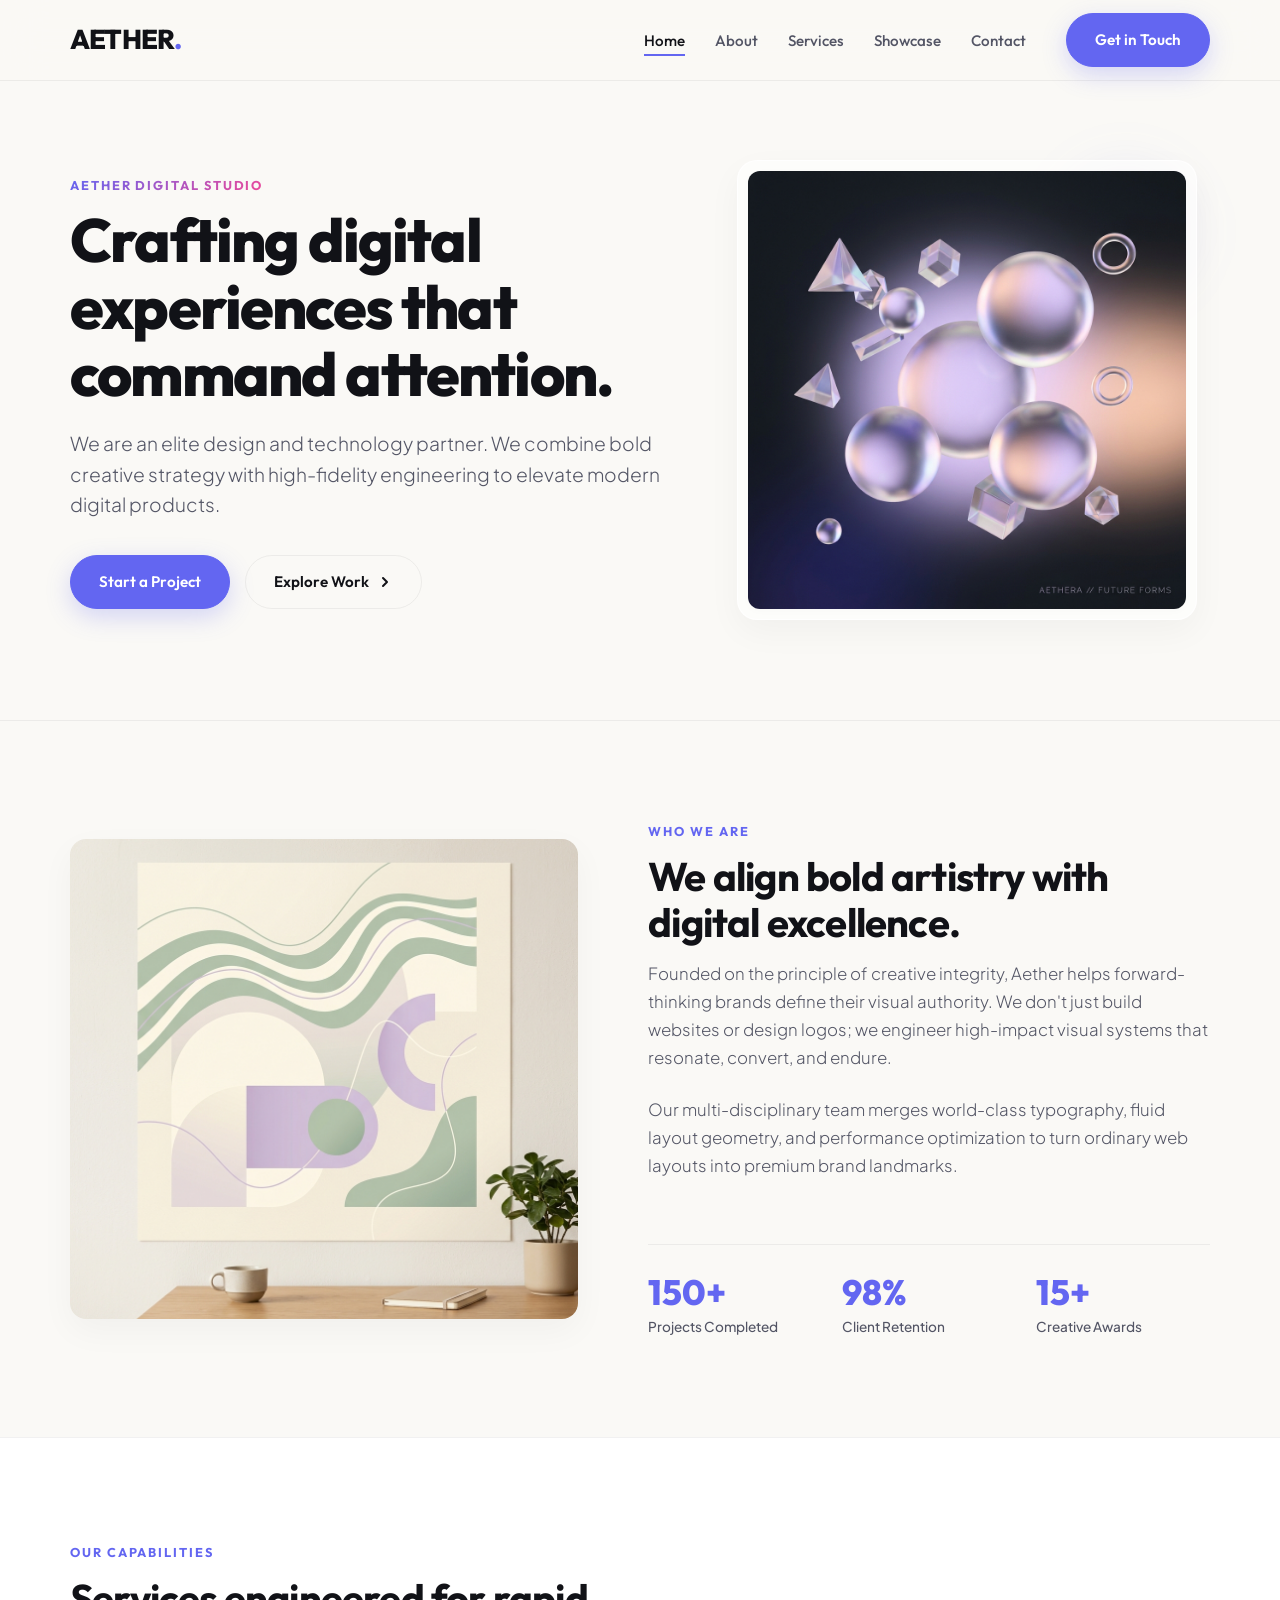
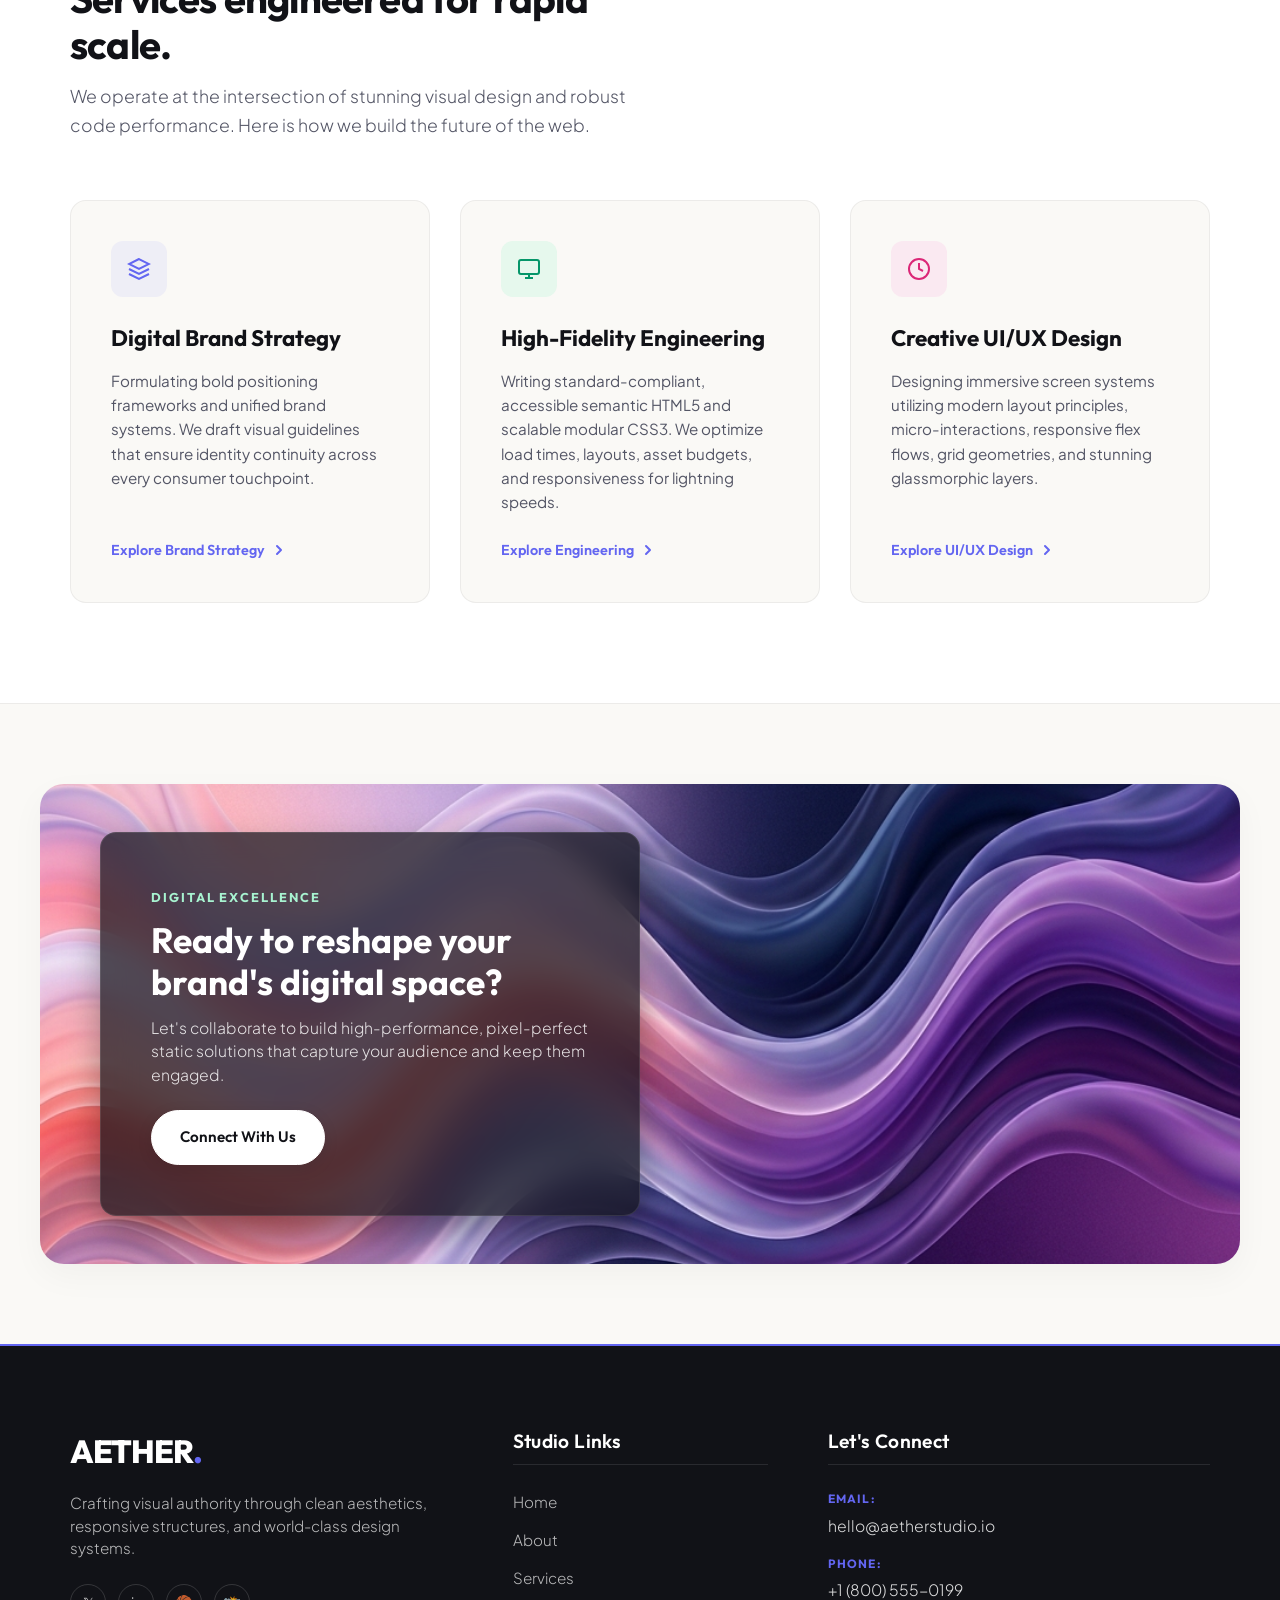
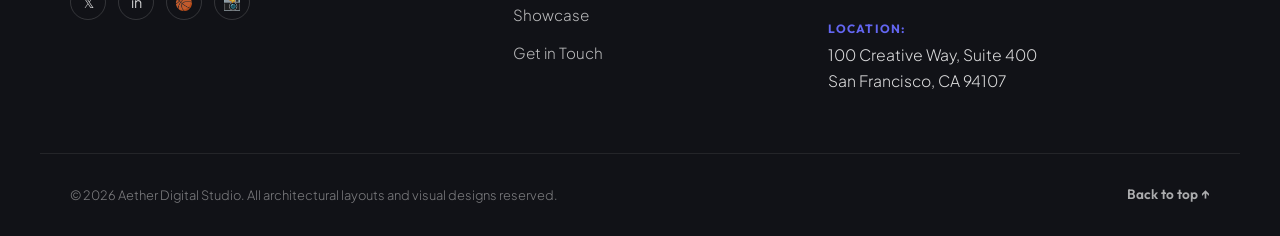
<file: Task-1-G_Sri_Charan/index.html>
<!DOCTYPE html>
<html lang="en">
<head>
  <meta charset="UTF-8">
  <meta name="viewport" content="width=device-width, initial-scale=1.0">
  <meta name="description" content="Aether Digital Studio - Crafting premium digital experiences, high-fidelity engineering, and elite UI/UX design.">
  <title>Aether Digital Studio // Premium Design & Technology Partner</title>
  
  <!-- Google Fonts: Outfit for structured modern headings, Plus Jakarta Sans for elegant body copy -->
  <link rel="preconnect" href="https://fonts.googleapis.com">
  <link rel="preconnect" href="https://fonts.gstatic.com" crossorigin>
  <link href="https://fonts.googleapis.com/css2?family=Outfit:wght@400;500;600;700;800&family=Plus+Jakarta+Sans:wght@300;400;500;600;700&display=swap" rel="stylesheet">
  
  <!-- External Stylesheet -->
  <link rel="stylesheet" href="style.css">
</head>
<body>

  <!-- 1. Header with Navigation Bar -->
  <header class="header">
    <div class="header__container">
      <a href="#" class="header__logo" aria-label="Aether Studio Home">
        AETHER<span>.</span>
      </a>
      
      <!-- Hidden Checkbox for Mobile Toggle Menu (Pure CSS navigation control) -->
      <input type="checkbox" id="nav-toggle" class="header__toggle-checkbox">
      <label for="nav-toggle" class="header__toggle-btn" aria-label="Toggle navigation menu">
        <span class="hamburger-line"></span>
        <span class="hamburger-line"></span>
        <span class="hamburger-line"></span>
      </label>

      <nav class="header__nav" aria-label="Primary Navigation">
        <ul class="header__nav-list">
          <li><a href="#" class="header__link header__link--active">Home</a></li>
          <li><a href="#about" class="header__link">About</a></li>
          <li><a href="#services" class="header__link">Services</a></li>
          <li><a href="#banner" class="header__link">Showcase</a></li>
          <li><a href="#footer" class="header__link">Contact</a></li>
        </ul>
        <div class="header__cta">
          <a href="#footer" class="btn btn--primary">Get in Touch</a>
        </div>
      </nav>
    </div>
  </header>

  <main>
    <!-- 2. Hero Section -->
    <section class="hero">
      <div class="hero__container">
        <div class="hero__content">
          <span class="eyebrow eyebrow--gradient">AETHER DIGITAL STUDIO</span>
          <h1 class="hero__title">
            Crafting digital experiences that command attention.
          </h1>
          <p class="hero__lead">
            We are an elite design and technology partner. We combine bold creative strategy with high-fidelity engineering to elevate modern digital products.
          </p>
          <div class="hero__actions">
            <a href="#services" class="btn btn--primary">Start a Project</a>
            <a href="#about" class="btn btn--secondary">
              Explore Work
              <svg class="btn__arrow" width="16" height="16" viewBox="0 0 16 16" fill="none">
                <path d="M6 12L10 8L6 4" stroke="currentColor" stroke-width="2" stroke-linecap="round" stroke-linejoin="round"/>
              </svg>
            </a>
          </div>
        </div>
        <div class="hero__visual">
          <div class="hero__image-wrapper">
            <img src="./hero_creative.png" alt="Futuristic 3D glassmorphic spheres rendering" class="hero__img">
            <div class="hero__glow-orb"></div>
          </div>
        </div>
      </div>
    </section>

    <!-- 3. About Section -->
    <section id="about" class="about">
      <div class="about__container">
        <div class="about__visual">
          <div class="about__image-frame">
            <img src="./about_studio.png" alt="Abstract modern graphic studio composition" class="about__img">
            <div class="about__image-backdrop"></div>
          </div>
        </div>
        
        <div class="about__content">
          <span class="eyebrow">WHO WE ARE</span>
          <h2 class="section-title">We align bold artistry with digital excellence.</h2>
          <p class="section-desc">
            Founded on the principle of creative integrity, Aether helps forward-thinking brands define their visual authority. We don't just build websites or design logos; we engineer high-impact visual systems that resonate, convert, and endure.
          </p>
          <p class="section-desc">
            Our multi-disciplinary team merges world-class typography, fluid layout geometry, and performance optimization to turn ordinary web layouts into premium brand landmarks.
          </p>
          
          <!-- Key Metrics Grid -->
          <div class="about__metrics">
            <div class="metric">
              <span class="metric__number">150+</span>
              <span class="metric__label">Projects Completed</span>
            </div>
            <div class="metric">
              <span class="metric__number">98%</span>
              <span class="metric__label">Client Retention</span>
            </div>
            <div class="metric">
              <span class="metric__number">15+</span>
              <span class="metric__label">Creative Awards</span>
            </div>
          </div>
        </div>
      </div>
    </section>

    <!-- 4. Services/Features Cards Section -->
    <section id="services" class="services">
      <div class="services__container">
        <div class="services__header">
          <span class="eyebrow">OUR CAPABILITIES</span>
          <h2 class="section-title">Services engineered for rapid scale.</h2>
          <p class="section-desc services__desc">
            We operate at the intersection of stunning visual design and robust code performance. Here is how we build the future of the web.
          </p>
        </div>

        <div class="services__grid">
          <!-- Card 1: Brand Strategy -->
          <article class="service-card">
            <div class="service-card__icon-box service-card__icon-box--brand">
              <svg width="24" height="24" viewBox="0 0 24 24" fill="none" stroke="currentColor" stroke-width="2">
                <path d="M12 2L2 7l10 5 10-5-10-5zM2 17l10 5 10-5M2 12l10 5 10-5"/>
              </svg>
            </div>
            <h3 class="service-card__title">Digital Brand Strategy</h3>
            <p class="service-card__text">
              Formulating bold positioning frameworks and unified brand systems. We draft visual guidelines that ensure identity continuity across every consumer touchpoint.
            </p>
            <a href="#footer" class="service-card__link">
              Explore Brand Strategy
              <svg class="service-card__arrow" width="16" height="16" viewBox="0 0 16 16" fill="none">
                <path d="M6 12L10 8L6 4" stroke="currentColor" stroke-width="2" stroke-linecap="round" stroke-linejoin="round"/>
              </svg>
            </a>
          </article>

          <!-- Card 2: High-Fidelity Engineering -->
          <article class="service-card">
            <div class="service-card__icon-box service-card__icon-box--engineering">
              <svg width="24" height="24" viewBox="0 0 24 24" fill="none" stroke="currentColor" stroke-width="2">
                <rect x="2" y="3" width="20" height="14" rx="2" ry="2"/>
                <line x1="8" y1="21" x2="16" y2="21"/>
                <line x1="12" y1="17" x2="12" y2="21"/>
              </svg>
            </div>
            <h3 class="service-card__title">High-Fidelity Engineering</h3>
            <p class="service-card__text">
              Writing standard-compliant, accessible semantic HTML5 and scalable modular CSS3. We optimize load times, layouts, asset budgets, and responsiveness for lightning speeds.
            </p>
            <a href="#footer" class="service-card__link">
              Explore Engineering
              <svg class="service-card__arrow" width="16" height="16" viewBox="0 0 16 16" fill="none">
                <path d="M6 12L10 8L6 4" stroke="currentColor" stroke-width="2" stroke-linecap="round" stroke-linejoin="round"/>
              </svg>
            </a>
          </article>

          <!-- Card 3: Creative UI/UX Design -->
          <article class="service-card">
            <div class="service-card__icon-box service-card__icon-box--design">
              <svg width="24" height="24" viewBox="0 0 24 24" fill="none" stroke="currentColor" stroke-width="2">
                <path d="M12 22C17.5228 22 22 17.5228 22 12C22 6.47715 17.5228 2 12 2C6.47715 2 2 6.47715 2 12C2 17.5228 6.47715 22 12 22Z"/>
                <path d="M12 6V12L16 14"/>
              </svg>
            </div>
            <h3 class="service-card__title">Creative UI/UX Design</h3>
            <p class="service-card__text">
              Designing immersive screen systems utilizing modern layout principles, micro-interactions, responsive flex flows, grid geometries, and stunning glassmorphic layers.
            </p>
            <a href="#footer" class="service-card__link">
              Explore UI/UX Design
              <svg class="service-card__arrow" width="16" height="16" viewBox="0 0 16 16" fill="none">
                <path d="M6 12L10 8L6 4" stroke="currentColor" stroke-width="2" stroke-linecap="round" stroke-linejoin="round"/>
              </svg>
            </a>
          </article>
        </div>
      </div>
    </section>

    <!-- 5. Image/Banner Section -->
    <section id="banner" class="banner">
      <div class="banner__container">
        <!-- Showcase Background Panoramic Image -->
        <img src="./showcase_banner.png" alt="Showcase premium organic gradient wave background" class="banner__bg-img">
        
        <!-- Glassmorphic Overlay Content Box -->
        <div class="banner__glass-box">
          <span class="eyebrow eyebrow--light">DIGITAL EXCELLENCE</span>
          <h2 class="banner__title">Ready to reshape your brand's digital space?</h2>
          <p class="banner__text">
            Let's collaborate to build high-performance, pixel-perfect static solutions that capture your audience and keep them engaged.
          </p>
          <a href="#footer" class="btn btn--primary btn--light">Connect With Us</a>
        </div>
      </div>
    </section>
  </main>

  <!-- 6. Footer with Contact Information -->
  <footer id="footer" class="footer">
    <div class="footer__container">
      
      <!-- Brand & Info Column -->
      <div class="footer__brand-col">
        <a href="#" class="footer__logo">AETHER<span>.</span></a>
        <p class="footer__desc">
          Crafting visual authority through clean aesthetics, responsive structures, and world-class design systems.
        </p>
        <div class="footer__socials">
          <a href="#" aria-label="Twitter">𝕏</a>
          <a href="#" aria-label="LinkedIn">in</a>
          <a href="#" aria-label="Dribbble">🏀</a>
          <a href="#" aria-label="Instagram">📸</a>
        </div>
      </div>

      <!-- Quick Navigation Column -->
      <div class="footer__links-col">
        <h4 class="footer__title">Studio Links</h4>
        <ul class="footer__nav-links">
          <li><a href="#">Home</a></li>
          <li><a href="#about">About</a></li>
          <li><a href="#services">Services</a></li>
          <li><a href="#banner">Showcase</a></li>
          <li><a href="#footer">Get in Touch</a></li>
        </ul>
      </div>

      <!-- Contact details Column -->
      <div class="footer__contact-col">
        <h4 class="footer__title">Let's Connect</h4>
        <ul class="footer__contact-details">
          <li>
            <span class="contact-label">Email:</span>
            <a href="mailto:hello@aetherstudio.io" class="contact-value">hello@aetherstudio.io</a>
          </li>
          <li>
            <span class="contact-label">Phone:</span>
            <a href="tel:+18005550199" class="contact-value">+1 (800) 555-0199</a>
          </li>
          <li>
            <span class="contact-label">Location:</span>
            <span class="contact-value">100 Creative Way, Suite 400<br>San Francisco, CA 94107</span>
          </li>
        </ul>
      </div>
      
    </div>

    <!-- Bottom copyrights and anchor scroll -->
    <div class="footer__bottom">
      <div class="footer__copy">
        &copy; 2026 Aether Digital Studio. All architectural layouts and visual designs reserved.
      </div>
      <a href="#" class="footer__top-btn" aria-label="Scroll back to top of the page">
        Back to top &uarr;
      </a>
    </div>
  </footer>

</body>
</html>
</file>
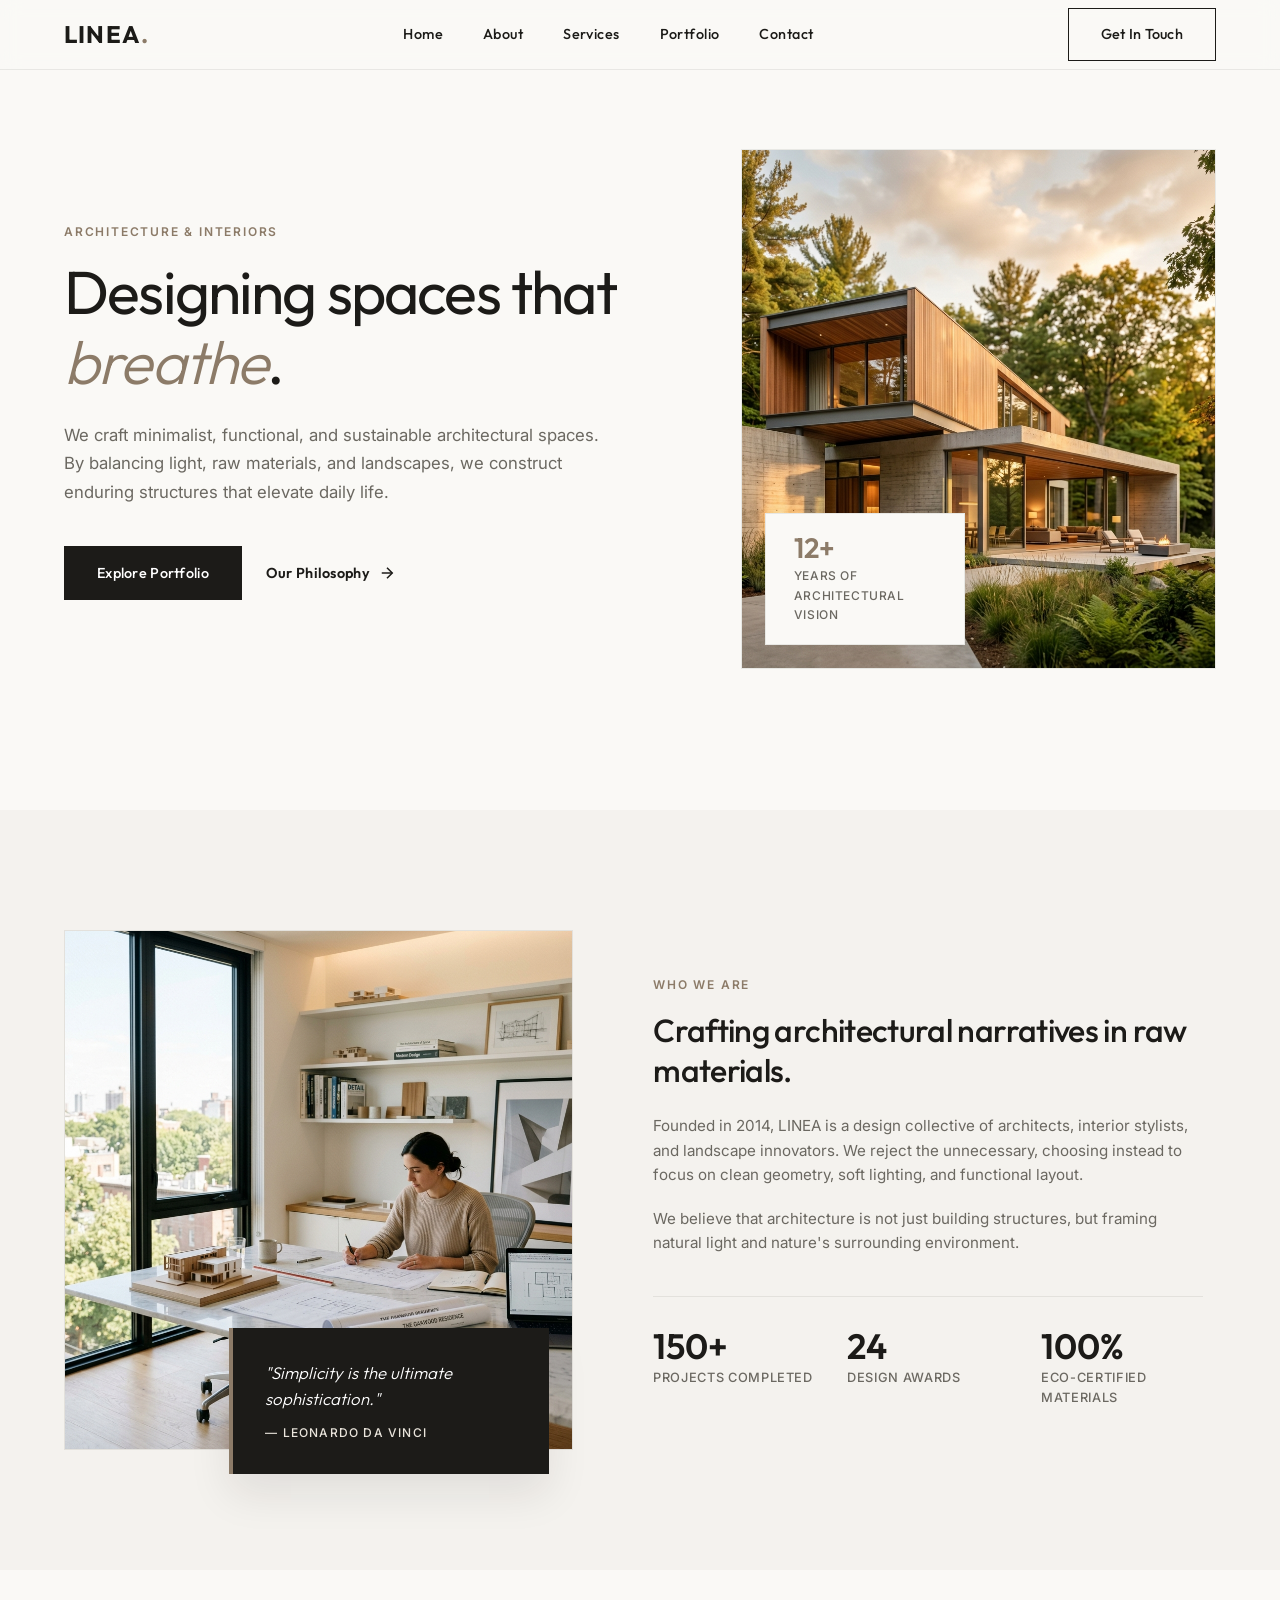
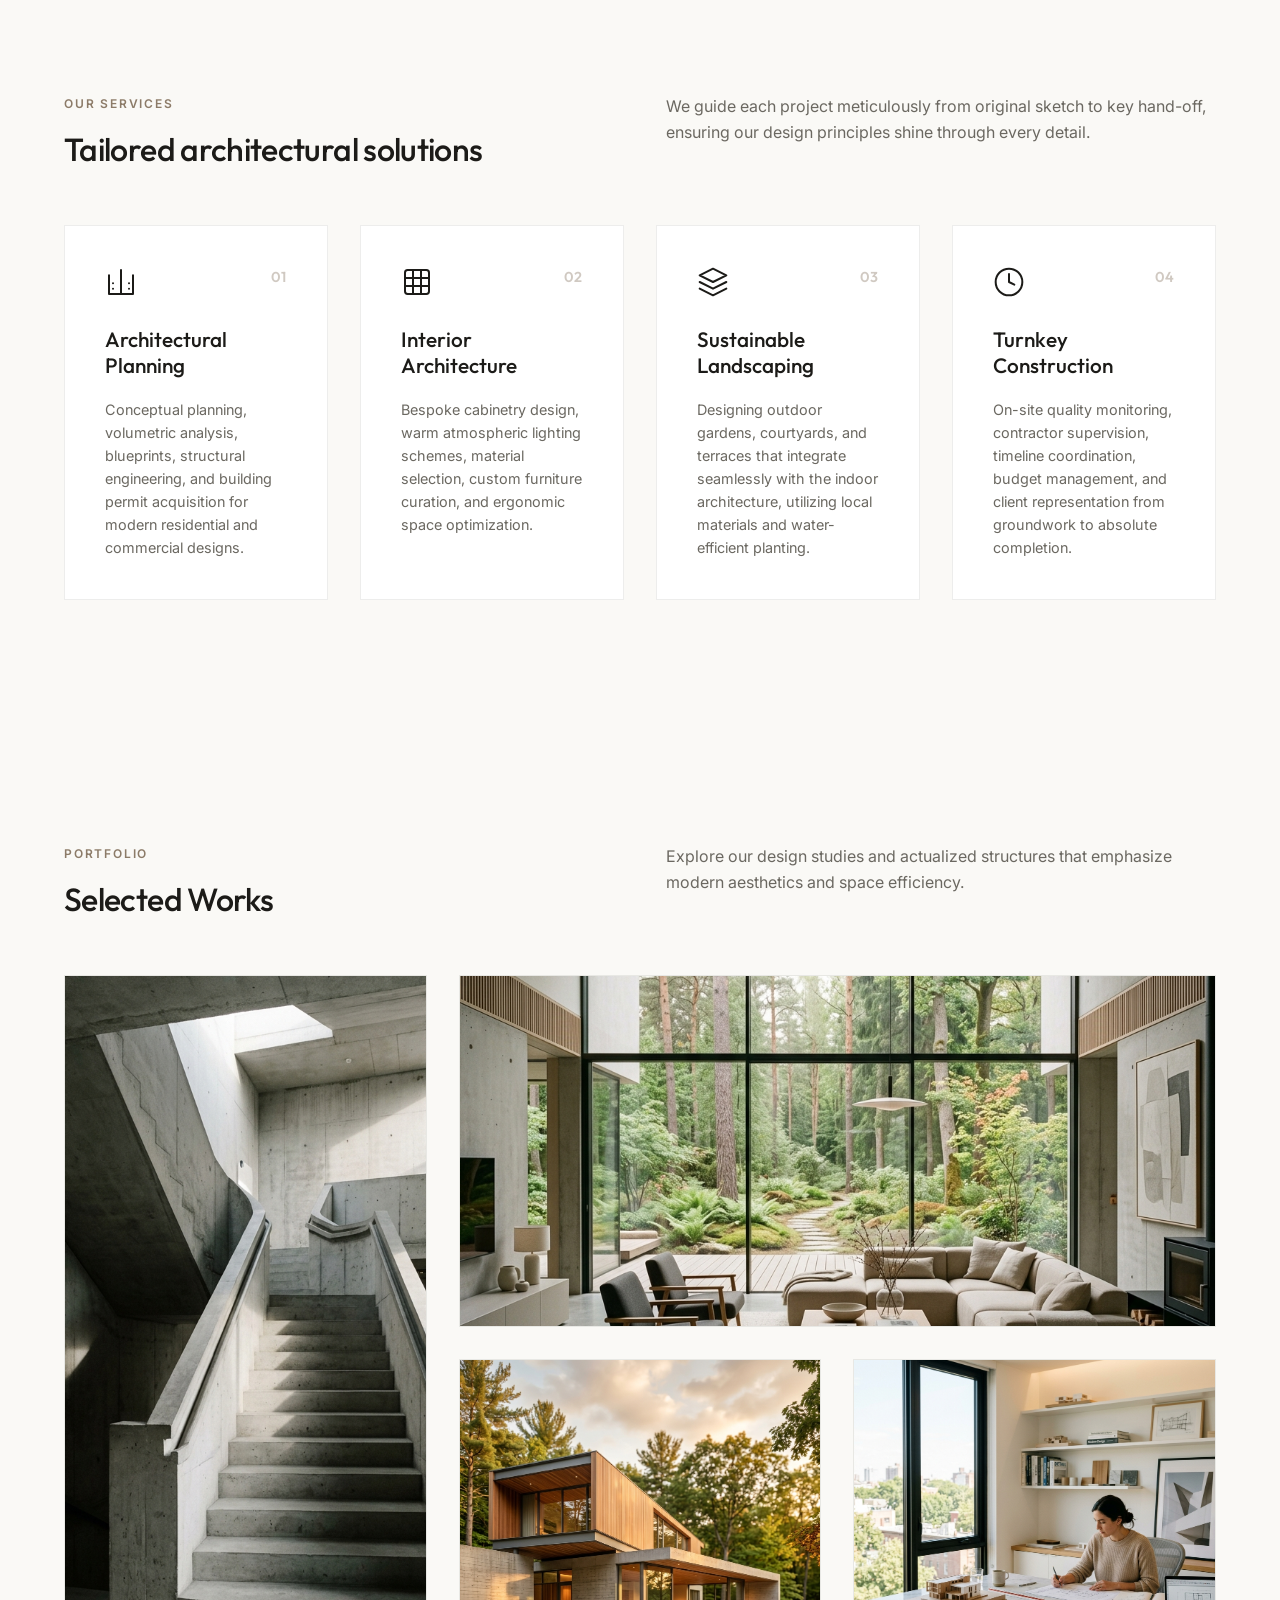
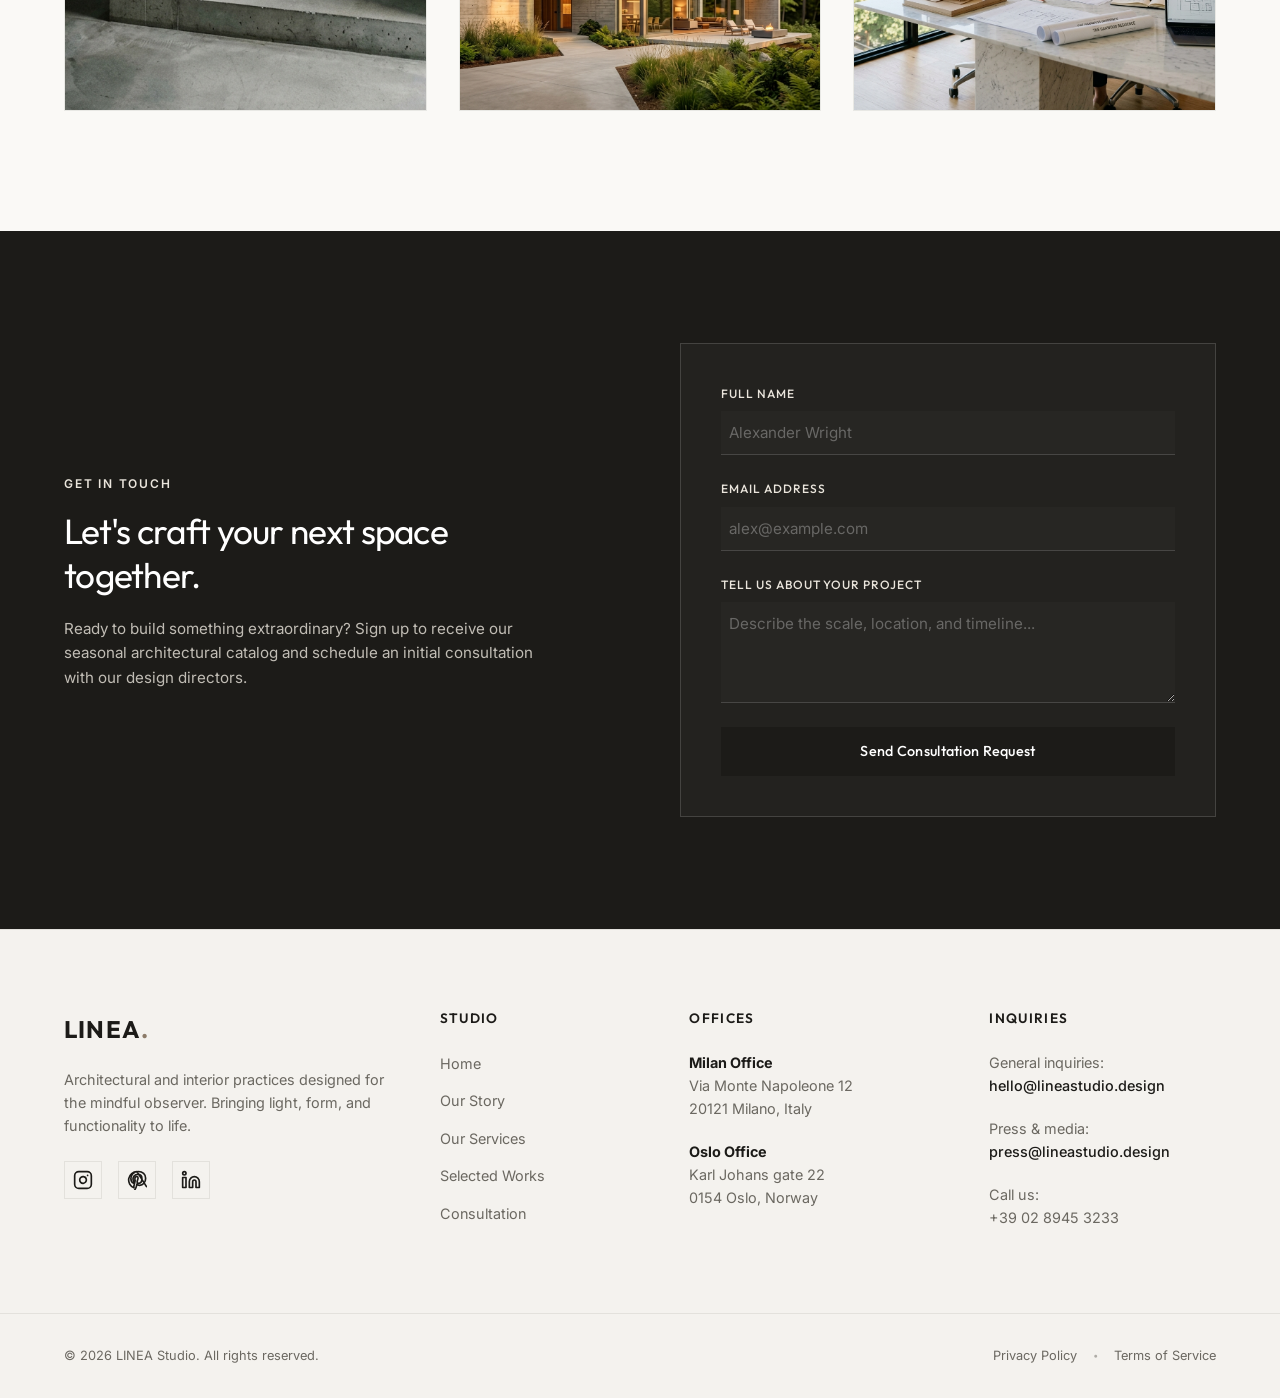
<file: Task-2-G_Sri_Charan/index.html>
<!DOCTYPE html>
<html lang="en">
<head>
  <meta charset="UTF-8">
  <meta name="viewport" content="width=device-width, initial-scale=1.0">
  <title>LINEA Studio | Minimalist Modern Architecture & Interior Design</title>
  <meta name="description" content="LINEA is a premium architectural and interior design studio crafting sustainable, minimalist, and functional spaces that breathe. Explore our services and portfolio.">
  <!-- Google Fonts -->
  <link rel="preconnect" href="https://fonts.googleapis.com">
  <link rel="preconnect" href="https://fonts.gstatic.com" crossorigin>
  <link href="https://fonts.googleapis.com/css2?family=Inter:wght@300;400;500;600&family=Outfit:wght@300;400;500;600;700&display=swap" rel="stylesheet">
  <!-- CSS Stylesheet -->
  <link rel="stylesheet" href="style.css">
</head>
<body>

  <!-- Navigation Bar -->
  <header class="header">
    <div class="container nav-container">
      <a href="#home" class="logo">
        LINEA<span>.</span>
      </a>

      <!-- CSS Checkbox Hack for Hamburger Menu -->
      <input type="checkbox" id="menu-toggle" class="menu-toggle">
      
      <!-- Backdrop Label to Close Menu when clicking outside -->
      <label for="menu-toggle" class="menu-backdrop"></label>

      <label for="menu-toggle" class="menu-btn" aria-label="Toggle Navigation Menu">
        <span class="menu-icon"></span>
      </label>

      <nav class="nav-links">
        <ul>
          <li><a href="#home" class="nav-link">Home</a></li>
          <li><a href="#about" class="nav-link">About</a></li>
          <li><a href="#services" class="nav-link">Services</a></li>
          <li><a href="#portfolio" class="nav-link">Portfolio</a></li>
          <li><a href="#contact" class="nav-link">Contact</a></li>
        </ul>
        <div class="nav-cta-mobile">
          <a href="#contact" class="btn btn-outline">Get In Touch</a>
        </div>
      </nav>

      <div class="nav-cta-desktop">
        <a href="#contact" class="btn btn-outline">Get In Touch</a>
      </div>
    </div>
  </header>

  <!-- Hero Section -->
  <section id="home" class="hero">
    <div class="container hero-container">
      <div class="hero-content">
        <span class="section-tag">Architecture & Interiors</span>
        <h1 class="hero-title">Designing spaces that <span>breathe</span>.</h1>
        <p class="hero-desc">
          We craft minimalist, functional, and sustainable architectural spaces. By balancing light, raw materials, and landscapes, we construct enduring structures that elevate daily life.
        </p>
        <div class="hero-actions">
          <a href="#portfolio" class="btn btn-primary">Explore Portfolio</a>
          <a href="#about" class="btn btn-text">
            Our Philosophy 
            <svg class="arrow-icon" width="18" height="18" viewBox="0 0 24 24" fill="none" stroke="currentColor" stroke-width="2">
              <line x1="5" y1="12" x2="19" y2="12"></line>
              <polyline points="12 5 19 12 12 19"></polyline>
            </svg>
          </a>
        </div>
      </div>
      <div class="hero-image-wrapper">
        <img src="hero.png" alt="Minimalist modern house with floor-to-ceiling glass and wood trim during golden hour" class="hero-img">
        <div class="hero-badge">
          <span class="badge-num">12+</span>
          <span class="badge-text">Years of Architectural Vision</span>
        </div>
      </div>
    </div>
  </section>

  <!-- About Section -->
  <section id="about" class="about">
    <div class="container about-container">
      <div class="about-image-wrapper">
        <img src="about.png" alt="Linea Studio design workspace and architectural drafts" class="about-img">
        <div class="about-overlay-card">
          <span class="card-quote">"Simplicity is the ultimate sophistication."</span>
          <span class="card-author">— Leonardo da Vinci</span>
        </div>
      </div>
      <div class="about-content">
        <span class="section-tag">Who We Are</span>
        <h2 class="section-title">Crafting architectural narratives in raw materials.</h2>
        <p class="about-desc">
          Founded in 2014, LINEA is a design collective of architects, interior stylists, and landscape innovators. We reject the unnecessary, choosing instead to focus on clean geometry, soft lighting, and functional layout.
        </p>
        <p class="about-desc">
          We believe that architecture is not just building structures, but framing natural light and nature's surrounding environment.
        </p>
        
        <!-- Stats Grid -->
        <div class="stats-grid">
          <div class="stat-item">
            <span class="stat-num">150+</span>
            <span class="stat-label">Projects Completed</span>
          </div>
          <div class="stat-item">
            <span class="stat-num">24</span>
            <span class="stat-label">Design Awards</span>
          </div>
          <div class="stat-item">
            <span class="stat-num">100%</span>
            <span class="stat-label">Eco-Certified Materials</span>
          </div>
        </div>
      </div>
    </div>
  </section>

  <!-- Services/Cards Section -->
  <section id="services" class="services">
    <div class="container">
      <div class="section-header">
        <div>
          <span class="section-tag">Our Services</span>
          <h2 class="section-title">Tailored architectural solutions</h2>
        </div>
        <p class="section-subtitle">
          We guide each project meticulously from original sketch to key hand-off, ensuring our design principles shine through every detail.
        </p>
      </div>

      <div class="services-grid">
        <!-- Service Card 1 -->
        <div class="service-card">
          <span class="service-num">01</span>
          <div class="service-icon">
            <svg width="32" height="32" viewBox="0 0 24 24" fill="none" stroke="currentColor" stroke-width="1.5" stroke-linecap="round" stroke-linejoin="round">
              <path d="M3 21h18M3 7v14M21 7v14M12 3v18M12 9h.01M12 13h.01M12 17h.01M6 13h.01M6 17h.01M18 13h.01M18 17h.01"></path>
            </svg>
          </div>
          <h3 class="service-title">Architectural Planning</h3>
          <p class="service-desc">
            Conceptual planning, volumetric analysis, blueprints, structural engineering, and building permit acquisition for modern residential and commercial designs.
          </p>
        </div>

        <!-- Service Card 2 -->
        <div class="service-card">
          <span class="service-num">02</span>
          <div class="service-icon">
            <svg width="32" height="32" viewBox="0 0 24 24" fill="none" stroke="currentColor" stroke-width="1.5" stroke-linecap="round" stroke-linejoin="round">
              <rect x="3" y="3" width="18" height="18" rx="2" ry="2"></rect>
              <line x1="9" y1="3" x2="9" y2="21"></line>
              <line x1="3" y1="9" x2="21" y2="9"></line>
              <line x1="3" y1="15" x2="21" y2="15"></line>
              <line x1="15" y1="3" x2="15" y2="21"></line>
            </svg>
          </div>
          <h3 class="service-title">Interior Architecture</h3>
          <p class="service-desc">
            Bespoke cabinetry design, warm atmospheric lighting schemes, material selection, custom furniture curation, and ergonomic space optimization.
          </p>
        </div>

        <!-- Service Card 3 -->
        <div class="service-card">
          <span class="service-num">03</span>
          <div class="service-icon">
            <svg width="32" height="32" viewBox="0 0 24 24" fill="none" stroke="currentColor" stroke-width="1.5" stroke-linecap="round" stroke-linejoin="round">
              <path d="M12 2L2 7l10 5 10-5-10-5zM2 17l10 5 10-5M2 12l10 5 10-5"></path>
            </svg>
          </div>
          <h3 class="service-title">Sustainable Landscaping</h3>
          <p class="service-desc">
            Designing outdoor gardens, courtyards, and terraces that integrate seamlessly with the indoor architecture, utilizing local materials and water-efficient planting.
          </p>
        </div>

        <!-- Service Card 4 -->
        <div class="service-card">
          <span class="service-num">04</span>
          <div class="service-icon">
            <svg width="32" height="32" viewBox="0 0 24 24" fill="none" stroke="currentColor" stroke-width="1.5" stroke-linecap="round" stroke-linejoin="round">
              <circle cx="12" cy="12" r="10"></circle>
              <polyline points="12 6 12 12 16 14"></polyline>
            </svg>
          </div>
          <h3 class="service-title">Turnkey Construction</h3>
          <p class="service-desc">
            On-site quality monitoring, contractor supervision, timeline coordination, budget management, and client representation from groundwork to absolute completion.
          </p>
        </div>
      </div>
    </div>
  </section>

  <!-- Responsive Portfolio Section (Selected Works) -->
  <section id="portfolio" class="portfolio">
    <div class="container">
      <div class="section-header">
        <div>
          <span class="section-tag">Portfolio</span>
          <h2 class="section-title">Selected Works</h2>
        </div>
        <p class="section-subtitle">
          Explore our design studies and actualized structures that emphasize modern aesthetics and space efficiency.
        </p>
      </div>

      <div class="portfolio-grid">
        <!-- Project 1 -->
        <div class="portfolio-item item-vertical">
          <div class="portfolio-img-wrapper">
            <img src="gallery_1.png" alt="Raw concrete minimalist staircase with geometric shadow work" class="portfolio-img">
            <div class="portfolio-overlay">
              <span class="portfolio-category">Interior / Structural</span>
              <h3 class="portfolio-item-title">Concrete Staircase Study</h3>
              <span class="portfolio-link-text">
                View Case Study
                <svg width="16" height="16" viewBox="0 0 24 24" fill="none" stroke="currentColor" stroke-width="2">
                  <line x1="5" y1="12" x2="19" y2="12"></line>
                  <polyline points="12 5 19 12 12 19"></polyline>
                </svg>
              </span>
            </div>
          </div>
        </div>

        <!-- Project 2 -->
        <div class="portfolio-item item-horizontal">
          <div class="portfolio-img-wrapper">
            <img src="gallery_2.png" alt="Luxury modern living room with large glass facade showing forest garden" class="portfolio-img">
            <div class="portfolio-overlay">
              <span class="portfolio-category">Residential Architecture</span>
              <h3 class="portfolio-item-title">The Forest Villa</h3>
              <span class="portfolio-link-text">
                View Case Study
                <svg width="16" height="16" viewBox="0 0 24 24" fill="none" stroke="currentColor" stroke-width="2">
                  <line x1="5" y1="12" x2="19" y2="12"></line>
                  <polyline points="12 5 19 12 12 19"></polyline>
                </svg>
              </span>
            </div>
          </div>
        </div>

        <!-- Project 3 -->
        <div class="portfolio-item">
          <div class="portfolio-img-wrapper">
            <img src="hero.png" alt="Minimalist glass and concrete home during golden hour" class="portfolio-img">
            <div class="portfolio-overlay">
              <span class="portfolio-category">Eco-Housing</span>
              <h3 class="portfolio-item-title">Glass House Oasis</h3>
              <span class="portfolio-link-text">
                View Case Study
                <svg width="16" height="16" viewBox="0 0 24 24" fill="none" stroke="currentColor" stroke-width="2">
                  <line x1="5" y1="12" x2="19" y2="12"></line>
                  <polyline points="12 5 19 12 12 19"></polyline>
                </svg>
              </span>
            </div>
          </div>
        </div>

        <!-- Project 4 -->
        <div class="portfolio-item">
          <div class="portfolio-img-wrapper">
            <img src="about.png" alt="Bright architect studio workspace and scale blueprints" class="portfolio-img">
            <div class="portfolio-overlay">
              <span class="portfolio-category">Office Interior</span>
              <h3 class="portfolio-item-title">Linea Studio Headquarters</h3>
              <span class="portfolio-link-text">
                View Case Study
                <svg width="16" height="16" viewBox="0 0 24 24" fill="none" stroke="currentColor" stroke-width="2">
                  <line x1="5" y1="12" x2="19" y2="12"></line>
                  <polyline points="12 5 19 12 12 19"></polyline>
                </svg>
              </span>
            </div>
          </div>
        </div>
      </div>
    </div>
  </section>

  <!-- Banner / Interactive Contact Section -->
  <section id="contact" class="contact-section">
    <div class="container contact-container">
      <div class="contact-banner-content">
        <span class="section-tag tag-light">Get in touch</span>
        <h2 class="contact-banner-title">Let's craft your next space together.</h2>
        <p class="contact-banner-desc">
          Ready to build something extraordinary? Sign up to receive our seasonal architectural catalog and schedule an initial consultation with our design directors.
        </p>
      </div>

      <!-- CSS-only contact form -->
      <div class="contact-form-wrapper">
        <form class="contact-form" onsubmit="return false;">
          <div class="form-group">
            <label for="name" class="form-label">Full Name</label>
            <input type="text" id="name" class="form-input" placeholder="Alexander Wright" required>
          </div>
          <div class="form-group">
            <label for="email" class="form-label">Email Address</label>
            <input type="email" id="email" class="form-input" placeholder="alex@example.com" required>
          </div>
          <div class="form-group">
            <label for="message" class="form-label">Tell us about your project</label>
            <textarea id="message" rows="4" class="form-textarea" placeholder="Describe the scale, location, and timeline..." required></textarea>
          </div>
          <button type="submit" class="btn btn-primary btn-block">Send Consultation Request</button>
        </form>
      </div>
    </div>
  </section>

  <!-- Footer Section -->
  <footer class="footer">
    <div class="container footer-container">
      
      <!-- Footer Logo and Info -->
      <div class="footer-brand">
        <a href="#home" class="logo logo-footer">LINEA<span>.</span></a>
        <p class="footer-brand-desc">
          Architectural and interior practices designed for the mindful observer. Bringing light, form, and functionality to life.
        </p>
        <div class="footer-socials">
          <a href="#" aria-label="Instagram" class="social-link">
            <svg width="20" height="20" viewBox="0 0 24 24" fill="none" stroke="currentColor" stroke-width="2" stroke-linecap="round" stroke-linejoin="round">
              <rect x="2" y="2" width="20" height="20" rx="5" ry="5"></rect>
              <path d="M16 11.37A4 4 0 1 1 12.63 8 4 4 0 0 1 16 11.37z"></path>
              <line x1="17.5" y1="6.5" x2="17.51" y2="6.5"></line>
            </svg>
          </a>
          <a href="#" aria-label="Pinterest" class="social-link">
            <svg width="20" height="20" viewBox="0 0 24 24" fill="none" stroke="currentColor" stroke-width="2" stroke-linecap="round" stroke-linejoin="round">
              <path d="M12 2a10 10 0 0 0-3.66 19.31c-.08-.69-.16-1.74.03-2.49l1.45-6.13s-.37-.74-.37-1.84c0-1.73 1-3.02 2.25-3.02 1.06 0 1.57.8 1.57 1.76 0 1.07-.68 2.67-1.03 4.15-.3 1.23.6 2.24 1.82 2.24 2.19 0 3.87-2.31 3.87-5.64 0-2.95-2.12-5.01-5.15-5.01-3.5 0-5.57 2.63-5.57 5.36 0 1.06.41 2.2 1 2.9a.34.34 0 0 1 .08.31l-.37 1.5c-.06.25-.2.34-.46.22-1.73-.8-2.82-3.34-2.82-5.38 0-4.38 3.18-8.4 9.17-8.4 4.82 0 8.56 3.43 8.56 8 0 4.79-3 8.65-7.22 8.65-1.41 0-2.74-.73-3.19-1.59l-.87 3.32c-.31 1.2-1.17 2.7-1.75 3.65a10 10 0 1 0 13.68-4.5z"></path>
            </svg>
          </a>
          <a href="#" aria-label="LinkedIn" class="social-link">
            <svg width="20" height="20" viewBox="0 0 24 24" fill="none" stroke="currentColor" stroke-width="2" stroke-linecap="round" stroke-linejoin="round">
              <path d="M16 8a6 6 0 0 1 6 6v7h-4v-7a2 2 0 0 0-2-2 2 2 0 0 0-2 2v7h-4v-7a6 6 0 0 1 6-6z"></path>
              <rect x="2" y="9" width="4" height="12"></rect>
              <circle cx="4" cy="4" r="2"></circle>
            </svg>
          </a>
        </div>
      </div>

      <!-- Quick Links -->
      <div class="footer-links">
        <h4 class="footer-title">Studio</h4>
        <ul>
          <li><a href="#home">Home</a></li>
          <li><a href="#about">Our Story</a></li>
          <li><a href="#services">Our Services</a></li>
          <li><a href="#portfolio">Selected Works</a></li>
          <li><a href="#contact">Consultation</a></li>
        </ul>
      </div>

      <!-- Office Info -->
      <div class="footer-links">
        <h4 class="footer-title">Offices</h4>
        <p class="footer-text">
          <strong>Milan Office</strong><br>
          Via Monte Napoleone 12<br>
          20121 Milano, Italy
        </p>
        <p class="footer-text">
          <strong>Oslo Office</strong><br>
          Karl Johans gate 22<br>
          0154 Oslo, Norway
        </p>
      </div>

      <!-- Contacts -->
      <div class="footer-links">
        <h4 class="footer-title">Inquiries</h4>
        <p class="footer-text">
          General inquiries:<br>
          <a href="mailto:hello@lineastudio.design" class="footer-email">hello@lineastudio.design</a>
        </p>
        <p class="footer-text">
          Press & media:<br>
          <a href="mailto:press@lineastudio.design" class="footer-email">press@lineastudio.design</a>
        </p>
        <p class="footer-text">
          Call us:<br>
          +39 02 8945 3233
        </p>
      </div>

    </div>

    <!-- Bottom Copyright -->
    <div class="footer-bottom">
      <div class="container footer-bottom-container">
        <p class="copyright">&copy; 2026 LINEA Studio. All rights reserved.</p>
        <div class="footer-legal">
          <a href="#">Privacy Policy</a>
          <span class="dot-separator">•</span>
          <a href="#">Terms of Service</a>
        </div>
      </div>
    </div>
  </footer>

</body>
</html>
</file>
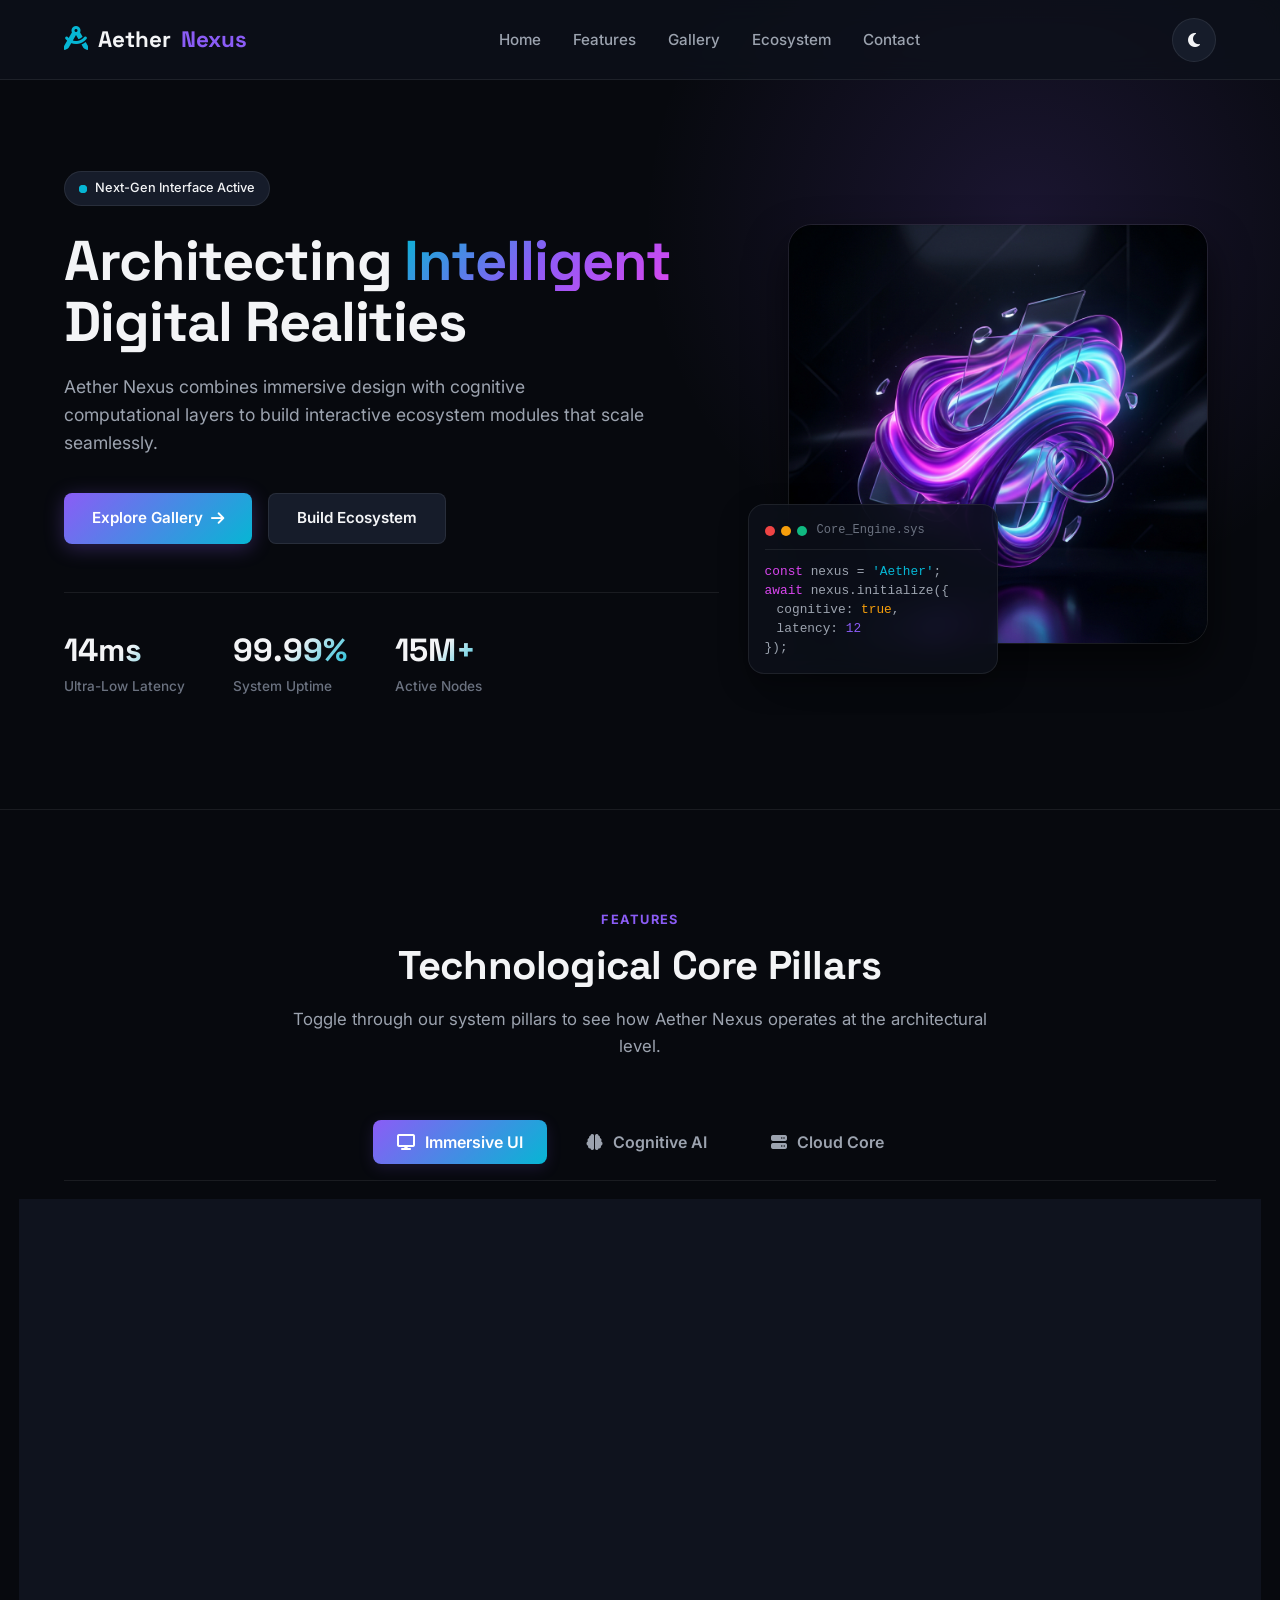
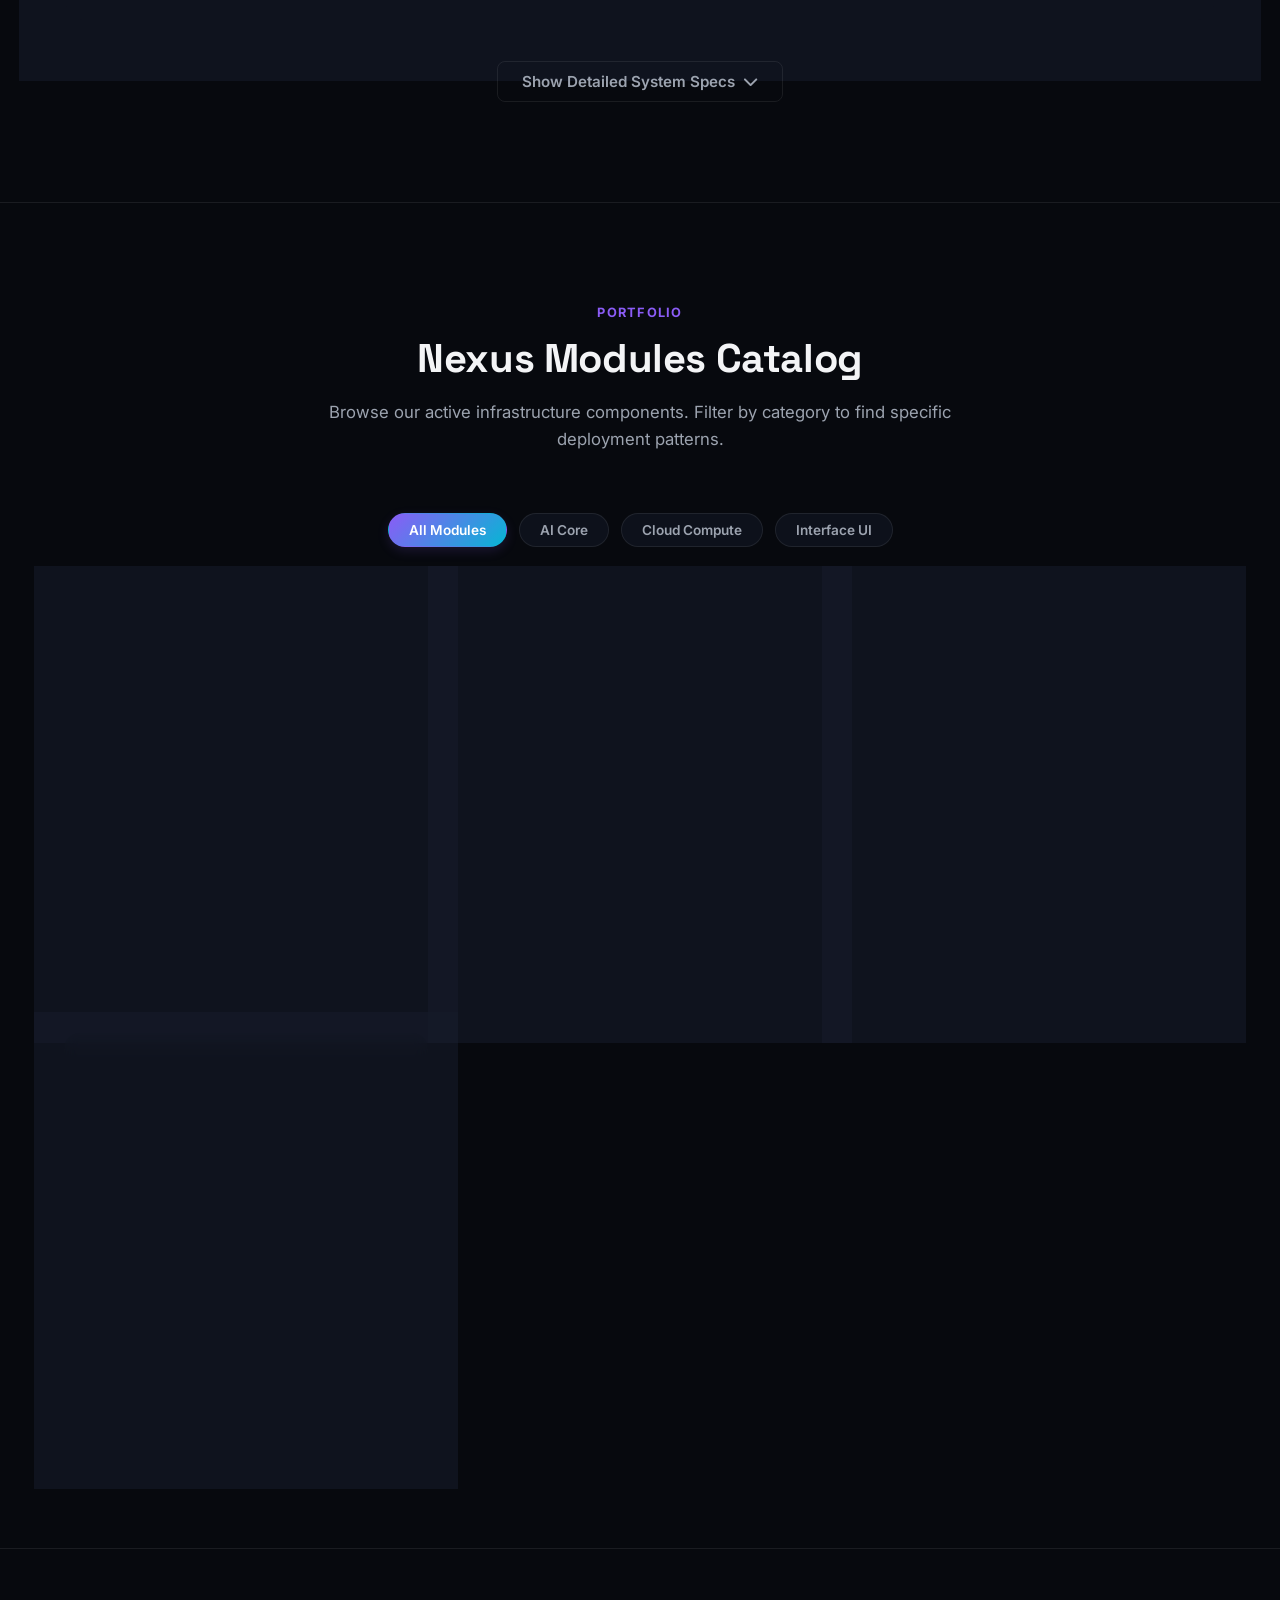
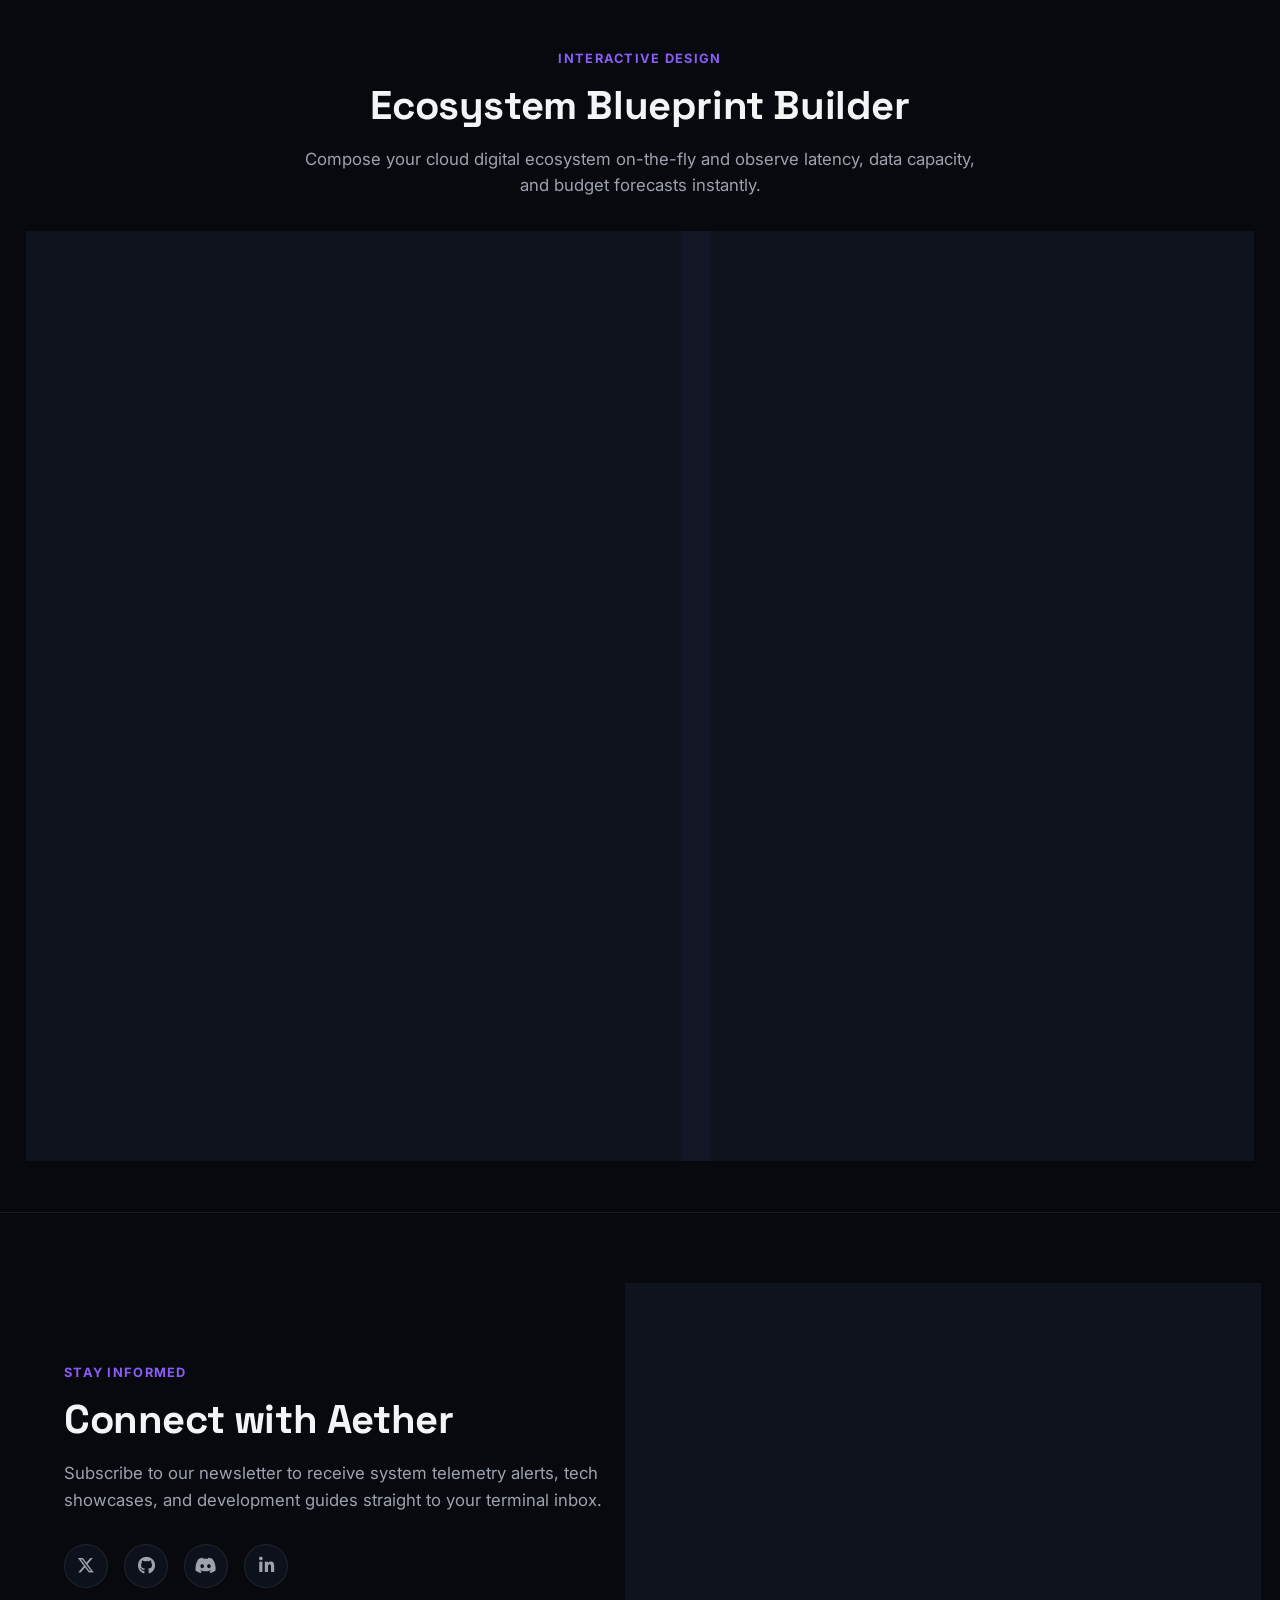
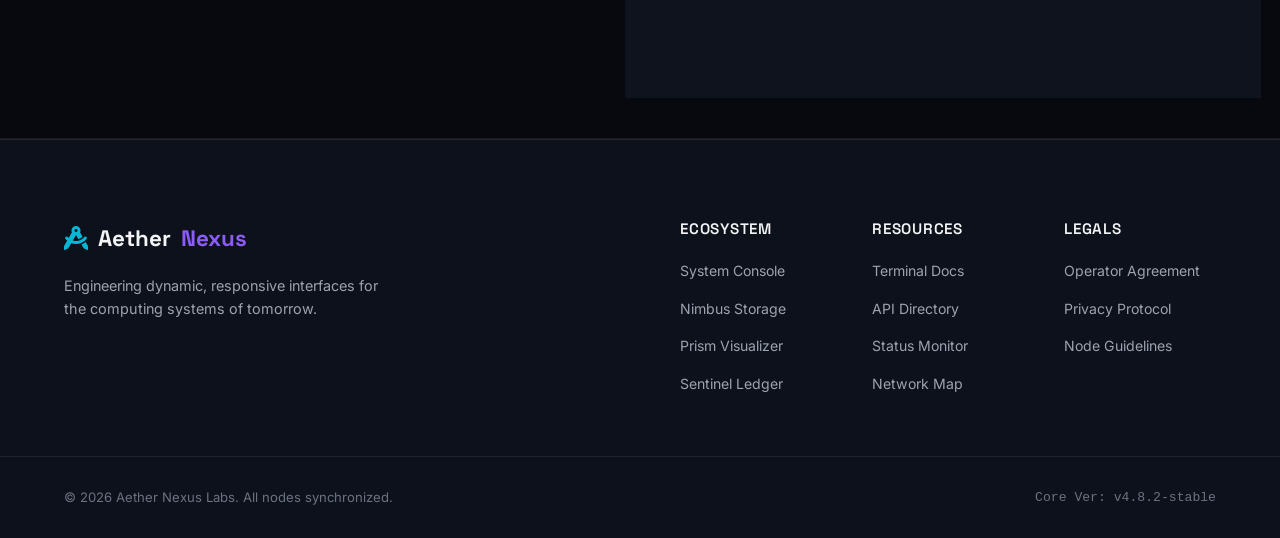
<file: Task-3-G_Sri_Charan/index.html>
<!DOCTYPE html>
<html lang="en">
<head>
    <meta charset="UTF-8">
    <meta name="viewport" content="width=device-width, initial-scale=1.0">
    <meta name="description" content="Aether Nexus - Next-generation interactive platform for digital systems and intelligent experiences.">
    <title>Aether Nexus | Interactive Digital Experience</title>
    <!-- Google Fonts -->
    <link rel="preconnect" href="https://fonts.googleapis.com">
    <link rel="preconnect" href="https://fonts.gstatic.com" crossorigin>
    <link href="https://fonts.googleapis.com/css2?family=Inter:wght@300;400;500;600;700&family=Space+Grotesk:wght@400;500;600;700&display=swap" rel="stylesheet">
    <!-- Font Awesome Icons -->
    <link rel="stylesheet" href="https://cdnjs.cloudflare.com/ajax/libs/font-awesome/6.4.0/css/all.min.css">
    <!-- Custom CSS -->
    <link rel="stylesheet" href="style.css">
</head>
<body class="dark-theme">
    <!-- Navigation Bar -->
    <header class="navbar" id="navbar">
        <div class="nav-container">
            <a href="#" class="logo">
                <span class="logo-icon"><i class="fa-solid fa-compass-drafting"></i></span>
                Aether<span class="logo-accent">Nexus</span>
            </a>
            
            <nav class="nav-menu" id="nav-menu">
                <ul>
                    <li><a href="#" class="nav-link active">Home</a></li>
                    <li><a href="#features" class="nav-link">Features</a></li>
                    <li><a href="#gallery" class="nav-link">Gallery</a></li>
                    <li><a href="#customizer" class="nav-link">Ecosystem</a></li>
                    <li><a href="#contact" class="nav-link">Contact</a></li>
                </ul>
            </nav>

            <div class="nav-actions">
                <button class="theme-toggle" id="theme-toggle" aria-label="Toggle light/dark theme">
                    <i class="fa-solid fa-moon moon-icon"></i>
                    <i class="fa-solid fa-sun sun-icon"></i>
                </button>
                <button class="mobile-toggle" id="mobile-toggle" aria-label="Open mobile menu">
                    <span class="bar"></span>
                    <span class="bar"></span>
                    <span class="bar"></span>
                </button>
            </div>
        </div>
    </header>

    <main>
        <!-- Hero Section -->
        <section class="hero-section" id="home">
            <div class="hero-bg-glow"></div>
            <div class="hero-container">
                <div class="hero-content">
                    <div class="hero-tag">
                        <span class="tag-pulse"></span>
                        <span>Next-Gen Interface Active</span>
                    </div>
                    <h1 class="hero-title">
                        Architecting <span class="gradient-text">Intelligent</span> Digital Realities
                    </h1>
                    <p class="hero-description">
                        Aether Nexus combines immersive design with cognitive computational layers to build interactive ecosystem modules that scale seamlessly.
                    </p>
                    <div class="hero-buttons">
                        <a href="#gallery" class="btn btn-primary">Explore Gallery <i class="fa-solid fa-arrow-right"></i></a>
                        <a href="#customizer" class="btn btn-secondary">Build Ecosystem</a>
                    </div>
                    <div class="hero-stats">
                        <div class="stat-item">
                            <span class="stat-num" id="stat-latency">14ms</span>
                            <span class="stat-label">Ultra-Low Latency</span>
                        </div>
                        <div class="stat-item">
                            <span class="stat-num" id="stat-uptime">99.99%</span>
                            <span class="stat-label">System Uptime</span>
                        </div>
                        <div class="stat-item">
                            <span class="stat-num" id="stat-users">15M+</span>
                            <span class="stat-label">Active Nodes</span>
                        </div>
                    </div>
                </div>
                <div class="hero-visual">
                    <div class="visual-wrapper" id="hero-visual-card">
                        <img src="assets/hero.png" alt="Futuristic 3D Neon Shape" class="hero-img">
                        <div class="glass-overlay-card">
                            <div class="overlay-card-header">
                                <span class="circle red"></span>
                                <span class="circle yellow"></span>
                                <span class="circle green"></span>
                                <span class="card-title-text">Core_Engine.sys</span>
                            </div>
                            <div class="overlay-card-body">
                                <p class="code-line"><span class="code-keyword">const</span> nexus = <span class="code-string">'Aether'</span>;</p>
                                <p class="code-line"><span class="code-keyword">await</span> nexus.initialize({</p>
                                <p class="code-line indent">cognitive: <span class="code-boolean">true</span>,</p>
                                <p class="code-line indent">latency: <span class="code-number">12</span></p>
                                <p class="code-line">});</p>
                            </div>
                        </div>
                    </div>
                </div>
            </div>
        </section>

        <!-- Features (Tab System & Show/Hide specs) -->
        <section class="features-section" id="features">
            <div class="section-header">
                <span class="section-subtitle">Features</span>
                <h2 class="section-title">Technological Core Pillars</h2>
                <p class="section-desc">Toggle through our system pillars to see how Aether Nexus operates at the architectural level.</p>
            </div>

            <div class="features-container">
                <!-- Tab Headers -->
                <div class="tabs-nav" role="tablist">
                    <button class="tab-btn active" role="tab" aria-selected="true" data-tab="tab-ui">
                        <i class="fa-solid fa-display"></i> Immersive UI
                    </button>
                    <button class="tab-btn" role="tab" aria-selected="false" data-tab="tab-ai">
                        <i class="fa-solid fa-brain"></i> Cognitive AI
                    </button>
                    <button class="tab-btn" role="tab" aria-selected="false" data-tab="tab-cloud">
                        <i class="fa-solid fa-server"></i> Cloud Core
                    </button>
                </div>

                <!-- Tab Contents -->
                <div class="tabs-content-container">
                    <!-- Tab 1 -->
                    <div class="tab-pane active" id="tab-ui" role="tabpanel">
                        <div class="tab-grid">
                            <div class="tab-text">
                                <h3>Immersive Dynamic User Interfaces</h3>
                                <p>Our interfaces are built with high-fidelity sensory feedback, sub-pixel rendering mechanics, and micro-interaction states that reduce cognitive load while maximizing user engagement.</p>
                                <ul class="features-list">
                                    <li><i class="fa-solid fa-circle-check"></i> Sub-millisecond animation frame updates</li>
                                    <li><i class="fa-solid fa-circle-check"></i> Intuitive fluid grid layout controls</li>
                                    <li><i class="fa-solid fa-circle-check"></i> Dynamic asset rendering and loading</li>
                                </ul>
                            </div>
                            <div class="tab-visual-demo">
                                <div class="demo-interactive-box">
                                    <div class="demo-element-row">
                                        <span class="demo-label">Scale Factor</span>
                                        <input type="range" id="demo-slider" min="0.5" max="1.5" step="0.05" value="1">
                                        <span id="slider-val" class="badge">1.0x</span>
                                    </div>
                                    <div class="demo-canvas">
                                        <div class="demo-object" id="demo-interactive-object"></div>
                                    </div>
                                </div>
                            </div>
                        </div>
                    </div>

                    <!-- Tab 2 -->
                    <div class="tab-pane" id="tab-ai" role="tabpanel">
                        <div class="tab-grid">
                            <div class="tab-text">
                                <h3>Cognitive Intelligence Engine</h3>
                                <p>Integrated deep learning networks analyze live user behaviour pipelines in real time. Systems self-optimize, dynamically tailoring content distribution profiles and caching frequencies.</p>
                                <ul class="features-list">
                                    <li><i class="fa-solid fa-circle-check"></i> Multi-modal telemetry parsing</li>
                                    <li><i class="fa-solid fa-circle-check"></i> Predictive pre-rendering modules</li>
                                    <li><i class="fa-solid fa-circle-check"></i> Semantic memory integration layers</li>
                                </ul>
                            </div>
                            <div class="tab-visual-demo">
                                <div class="demo-interactive-box">
                                    <div class="ai-console-header">
                                        <span>AI System Telemetry</span>
                                        <button class="btn-small" id="run-telemetry">Execute Query</button>
                                    </div>
                                    <div class="console-body" id="console-logs">
                                        <p class="console-line system">[SYS] Awaiting input trigger...</p>
                                    </div>
                                </div>
                            </div>
                        </div>
                    </div>

                    <!-- Tab 3 -->
                    <div class="tab-pane" id="tab-cloud" role="tabpanel">
                        <div class="tab-grid">
                            <div class="tab-text">
                                <h3>Distributed Edge Mesh Networks</h3>
                                <p>Global cluster distribution ensures your digital modules are stored and retrieved from the geographically nearest server node, offering unbeatable cold-boot timings and data security.</p>
                                <ul class="features-list">
                                    <li><i class="fa-solid fa-circle-check"></i> Dynamic geographical routing</li>
                                    <li><i class="fa-solid fa-circle-check"></i> Encrypted ledger data replication</li>
                                    <li><i class="fa-solid fa-circle-check"></i> Auto-scaling network compute load</li>
                                </ul>
                            </div>
                            <div class="tab-visual-demo">
                                <div class="demo-interactive-box">
                                    <div class="nodes-grid">
                                        <div class="node active" data-node="1"><span>US-East</span><div class="status-dot"></div></div>
                                        <div class="node" data-node="2"><span>EU-Central</span><div class="status-dot"></div></div>
                                        <div class="node" data-node="3"><span>AP-South</span><div class="status-dot"></div></div>
                                        <div class="node" data-node="4"><span>SA-East</span><div class="status-dot"></div></div>
                                    </div>
                                    <div class="node-details">
                                        <p class="node-info" id="node-info-text">Select a node grid terminal to check current active traffic stats.</p>
                                    </div>
                                </div>
                            </div>
                        </div>
                    </div>
                </div>
            </div>

            <!-- Show/Hide Section (Technical Specifications Panel) -->
            <div class="specs-wrapper">
                <div class="specs-toggle-container">
                    <button class="btn btn-secondary-outline" id="toggle-specs-btn">
                        <span>Show Detailed System Specs</span>
                        <i class="fa-solid fa-chevron-down"></i>
                    </button>
                </div>
                
                <div class="specs-dropdown-content" id="specs-table-content">
                    <div class="specs-table-wrapper">
                        <table class="specs-table">
                            <thead>
                                <tr>
                                    <th>Metric System</th>
                                    <th>Standard Node</th>
                                    <th>Aether Optimized</th>
                                    <th>Performance Gain</th>
                                </tr>
                            </thead>
                            <tbody>
                                <tr>
                                    <td>Virtual DOM Reconciliation</td>
                                    <td>1.8ms</td>
                                    <td>0.2ms</td>
                                    <td class="text-green">+800%</td>
                                </tr>
                                <tr>
                                    <td>Database Read-Write Cycle</td>
                                    <td>124ms</td>
                                    <td>14ms</td>
                                    <td class="text-green">+885%</td>
                                </tr>
                                <tr>
                                    <td>Cold Boot Startup Latency</td>
                                    <td>340ms</td>
                                    <td>45ms</td>
                                    <td class="text-green">+755%</td>
                                </tr>
                                <tr>
                                    <td>Memory Usage under Multi-thread</td>
                                    <td>218MB</td>
                                    <td>74MB</td>
                                    <td class="text-green">+294%</td>
                                </tr>
                            </tbody>
                        </table>
                    </div>
                </div>
            </div>
        </section>

        <!-- Cards / Gallery Section (Filterable Grid) -->
        <section class="gallery-section" id="gallery">
            <div class="section-header">
                <span class="section-subtitle">Portfolio</span>
                <h2 class="section-title">Nexus Modules Catalog</h2>
                <p class="section-desc">Browse our active infrastructure components. Filter by category to find specific deployment patterns.</p>
            </div>

            <div class="gallery-container">
                <!-- Filters -->
                <div class="gallery-filters">
                    <button class="filter-btn active" data-filter="all">All Modules</button>
                    <button class="filter-btn" data-filter="ai">AI Core</button>
                    <button class="filter-btn" data-filter="cloud">Cloud Compute</button>
                    <button class="filter-btn" data-filter="ui">Interface UI</button>
                </div>

                <!-- Gallery Grid -->
                <div class="gallery-grid" id="gallery-grid">
                    <!-- Card 1 (AI) -->
                    <article class="gallery-card" data-category="ai">
                        <div class="card-img-container">
                            <img src="assets/card_ai.png" alt="Cognitive Neural Network" class="card-img">
                            <div class="card-badge badge-ai">AI Core</div>
                        </div>
                        <div class="card-content">
                            <h3 class="card-title">Cognitive Synapse</h3>
                            <p class="card-text">Advanced semantic parser and decision agent module that coordinates system telemetry dynamically.</p>
                            <button class="btn-card-action" data-card-id="1">Explore Module <i class="fa-solid fa-arrow-right"></i></button>
                        </div>
                    </article>

                    <!-- Card 2 (Cloud) -->
                    <article class="gallery-card" data-category="cloud">
                        <div class="card-img-container">
                            <div class="svg-fallback-card cloud-bg">
                                <svg viewBox="0 0 100 100" class="card-svg">
                                    <defs>
                                        <linearGradient id="cloudGrad" x1="0%" y1="0%" x2="100%" y2="100%">
                                            <stop offset="0%" stop-color="#06B6D4" />
                                            <stop offset="100%" stop-color="#3B82F6" />
                                        </linearGradient>
                                    </defs>
                                    <circle cx="50" cy="50" r="30" fill="url(#cloudGrad)" opacity="0.1" />
                                    <path d="M35 55 h30 a10 10 0 0 0 0 -20 a15 15 0 0 0 -25 -5 a12 12 0 0 0 -15 15 a10 10 0 0 0 10 10 z" fill="none" stroke="url(#cloudGrad)" stroke-width="2" stroke-linejoin="round" />
                                    <circle cx="50" cy="45" r="2" fill="#06B6D4" />
                                    <circle cx="62" cy="50" r="1.5" fill="#3B82F6" />
                                    <circle cx="38" cy="48" r="1" fill="#06B6D4" />
                                </svg>
                            </div>
                            <div class="card-badge badge-cloud">Cloud Compute</div>
                        </div>
                        <div class="card-content">
                            <h3 class="card-title">Nimbus Cluster</h3>
                            <p class="card-text">Edge-based computing containers offering instant scale, zero cold-boots, and decentralized cluster storage.</p>
                            <button class="btn-card-action" data-card-id="2">Explore Module <i class="fa-solid fa-arrow-right"></i></button>
                        </div>
                    </article>

                    <!-- Card 3 (UI) -->
                    <article class="gallery-card" data-category="ui">
                        <div class="card-img-container">
                            <div class="svg-fallback-card ui-bg">
                                <svg viewBox="0 0 100 100" class="card-svg">
                                    <defs>
                                        <linearGradient id="uiGrad" x1="0%" y1="0%" x2="100%" y2="100%">
                                            <stop offset="0%" stop-color="#EC4899" />
                                            <stop offset="100%" stop-color="#8B5CF6" />
                                        </linearGradient>
                                    </defs>
                                    <circle cx="50" cy="50" r="30" fill="url(#uiGrad)" opacity="0.1" />
                                    <rect x="25" y="30" width="50" height="40" rx="4" fill="none" stroke="url(#uiGrad)" stroke-width="2" />
                                    <line x1="25" y1="40" x2="75" y2="40" stroke="url(#uiGrad)" stroke-width="1.5" />
                                    <circle cx="32" cy="35" r="1.5" fill="#EC4899" />
                                    <circle cx="38" cy="35" r="1.5" fill="#8B5CF6" />
                                    <polygon points="45,50 60,50 52.5,60" fill="none" stroke="url(#uiGrad)" stroke-width="1.5" stroke-linejoin="round" />
                                </svg>
                            </div>
                            <div class="card-badge badge-ui">Interface UI</div>
                        </div>
                        <div class="card-content">
                            <h3 class="card-title">Prism Interface</h3>
                            <p class="card-text">Fluid motion UI component suite that compiles to web-assembly, guaranteeing 120FPS rendering.</p>
                            <button class="btn-card-action" data-card-id="3">Explore Module <i class="fa-solid fa-arrow-right"></i></button>
                        </div>
                    </article>

                    <!-- Card 4 (Cloud / Ledger) -->
                    <article class="gallery-card" data-category="cloud">
                        <div class="card-img-container">
                            <div class="svg-fallback-card ledger-bg">
                                <svg viewBox="0 0 100 100" class="card-svg">
                                    <defs>
                                        <linearGradient id="ledgerGrad" x1="0%" y1="0%" x2="100%" y2="100%">
                                            <stop offset="0%" stop-color="#10B981" />
                                            <stop offset="100%" stop-color="#059669" />
                                        </linearGradient>
                                    </defs>
                                    <circle cx="50" cy="50" r="30" fill="url(#ledgerGrad)" opacity="0.1" />
                                    <polygon points="50,22 75,35 75,65 50,78 25,65 25,35" fill="none" stroke="url(#ledgerGrad)" stroke-width="2" stroke-linejoin="round"/>
                                    <line x1="50" y1="22" x2="50" y2="78" stroke="url(#ledgerGrad)" stroke-width="1.5" />
                                    <line x1="50" y1="50" x2="25" y2="35" stroke="url(#ledgerGrad)" stroke-width="1.5" />
                                    <line x1="50" y1="50" x2="75" y2="35" stroke="url(#ledgerGrad)" stroke-width="1.5" />
                                </svg>
                            </div>
                            <div class="card-badge badge-ledger">Cloud Ledger</div>
                        </div>
                        <div class="card-content">
                            <h3 class="card-title">Sentinel Vault</h3>
                            <p class="card-text">Secure distributed storage ledger that audits every system request with end-to-end cryptographic verification.</p>
                            <button class="btn-card-action" data-card-id="4">Explore Module <i class="fa-solid fa-arrow-right"></i></button>
                        </div>
                    </article>
                </div>
            </div>
        </section>

        <!-- Ecosystem Tech Customizer (Interactive Calculator Section) -->
        <section class="customizer-section" id="customizer">
            <div class="section-header">
                <span class="section-subtitle">Interactive Design</span>
                <h2 class="section-title">Ecosystem Blueprint Builder</h2>
                <p class="section-desc">Compose your cloud digital ecosystem on-the-fly and observe latency, data capacity, and budget forecasts instantly.</p>
            </div>

            <div class="customizer-container">
                <div class="customizer-controls">
                    <h3>Configure Module Integrations</h3>
                    
                    <div class="control-group">
                        <label class="control-label">Select Core Components</label>
                        <div class="toggle-grid">
                            <!-- Toggle Card 1 -->
                            <div class="toggle-card active" data-component="ai-engine" data-cost="49" data-speed="12" data-throughput="250">
                                <div class="toggle-header">
                                    <i class="fa-solid fa-brain"></i>
                                    <span>AI Engine</span>
                                </div>
                                <div class="toggle-footer">
                                    <span>+$49/mo</span>
                                </div>
                                <div class="check-indicator"><i class="fa-solid fa-check"></i></div>
                            </div>
                            <!-- Toggle Card 2 -->
                            <div class="toggle-card" data-component="cdn-mesh" data-cost="29" data-speed="-8" data-throughput="500">
                                <div class="toggle-header">
                                    <i class="fa-solid fa-bolt"></i>
                                    <span>Global CDN</span>
                                </div>
                                <div class="toggle-footer">
                                    <span>+$29/mo</span>
                                </div>
                                <div class="check-indicator"><i class="fa-solid fa-check"></i></div>
                            </div>
                            <!-- Toggle Card 3 -->
                            <div class="toggle-card active" data-component="realtime-sync" data-cost="39" data-speed="4" data-throughput="150">
                                <div class="toggle-header">
                                    <i class="fa-solid fa-rotate"></i>
                                    <span>Sync DB</span>
                                </div>
                                <div class="toggle-footer">
                                    <span>+$39/mo</span>
                                </div>
                                <div class="check-indicator"><i class="fa-solid fa-check"></i></div>
                            </div>
                            <!-- Toggle Card 4 -->
                            <div class="toggle-card" data-component="analytics" data-cost="19" data-speed="2" data-throughput="100">
                                <div class="toggle-header">
                                    <i class="fa-solid fa-chart-line"></i>
                                    <span>Analytics</span>
                                </div>
                                <div class="toggle-footer">
                                    <span>+$19/mo</span>
                                </div>
                                <div class="check-indicator"><i class="fa-solid fa-check"></i></div>
                            </div>
                        </div>
                    </div>

                    <!-- Slider Input -->
                    <div class="control-group">
                        <div class="slider-header">
                            <label for="traffic-slider" class="control-label">Monthly Active Sessions</label>
                            <span id="traffic-display" class="badge">250,000</span>
                        </div>
                        <input type="range" id="traffic-slider" min="10000" max="1000000" step="10000" value="250000" class="custom-slider">
                        <div class="slider-labels">
                            <span>10K</span>
                            <span>500K</span>
                            <span>1M</span>
                        </div>
                    </div>

                    <!-- Switch Input -->
                    <div class="control-group">
                        <div class="switch-row">
                            <div class="switch-text">
                                <span class="control-label inline-label">Platinum Priority Support</span>
                                <p class="sub-label">Guaranteed 15min SLA response window & dedicated support engineer.</p>
                            </div>
                            <label class="switch">
                                <input type="checkbox" id="support-checkbox" data-cost="99">
                                <span class="switch-slider"></span>
                            </label>
                        </div>
                    </div>
                </div>

                <!-- Live Results Panel -->
                <div class="customizer-results">
                    <h3>Blueprint Metrics</h3>
                    <div class="results-grid">
                        <div class="result-card">
                            <span class="result-label">Estimated Price</span>
                            <div class="result-number-container">
                                <span class="currency">$</span>
                                <span class="result-num" id="total-price">88</span>
                                <span class="period">/mo</span>
                            </div>
                            <div class="progress-bar-container">
                                <div class="progress-bar price-bar" style="width: 25%"></div>
                            </div>
                        </div>

                        <div class="result-card">
                            <span class="result-label">Projected Latency</span>
                            <div class="result-number-container">
                                <span class="result-num" id="total-latency">16</span>
                                <span class="period">ms</span>
                            </div>
                            <div class="progress-bar-container">
                                <div class="progress-bar latency-bar" style="width: 32%"></div>
                            </div>
                        </div>

                        <div class="result-card">
                            <span class="result-label">Throughput Capacity</span>
                            <div class="result-number-container">
                                <span class="result-num" id="total-throughput">400</span>
                                <span class="period">K reqs/s</span>
                            </div>
                            <div class="progress-bar-container">
                                <div class="progress-bar throughput-bar" style="width: 40%"></div>
                            </div>
                        </div>
                    </div>

                    <!-- Live Build Manifest -->
                    <div class="blueprint-manifest">
                        <h4>Active Modules Manifest:</h4>
                        <ul class="manifest-list" id="manifest-list">
                            <li><i class="fa-solid fa-square-check text-cyan"></i> Core Cluster License</li>
                            <!-- Dynamic additions insert here -->
                        </ul>
                    </div>

                    <button class="btn btn-primary btn-full" id="deploy-blueprint-btn">
                        Deploy Built Ecosystem <i class="fa-solid fa-circle-nodes"></i>
                    </button>
                </div>
            </div>
        </section>

        <!-- Newsletter / Contact Section (Live form feedback) -->
        <section class="contact-section" id="contact">
            <div class="contact-container">
                <div class="contact-info">
                    <span class="section-subtitle text-left">Stay Informed</span>
                    <h2 class="section-title text-left">Connect with Aether</h2>
                    <p class="section-desc text-left">Subscribe to our newsletter to receive system telemetry alerts, tech showcases, and development guides straight to your terminal inbox.</p>
                    <div class="social-links">
                        <a href="#" class="social-icon" aria-label="Twitter"><i class="fa-brands fa-x-twitter"></i></a>
                        <a href="#" class="social-icon" aria-label="GitHub"><i class="fa-brands fa-github"></i></a>
                        <a href="#" class="social-icon" aria-label="Discord"><i class="fa-brands fa-discord"></i></a>
                        <a href="#" class="social-icon" aria-label="LinkedIn"><i class="fa-brands fa-linkedin-in"></i></a>
                    </div>
                </div>
                <div class="contact-form-container">
                    <form class="contact-form" id="newsletter-form" novalidate>
                        <div class="form-group">
                            <label for="subscriber-name">Terminal Operator Name</label>
                            <div class="input-wrapper">
                                <i class="fa-solid fa-user"></i>
                                <input type="text" id="subscriber-name" placeholder="e.g. Neo" required>
                            </div>
                            <span class="error-msg" id="name-error">Please supply an operator name.</span>
                        </div>
                        <div class="form-group">
                            <label for="subscriber-email">Operator Terminal Email</label>
                            <div class="input-wrapper">
                                <i class="fa-solid fa-envelope"></i>
                                <input type="email" id="subscriber-email" placeholder="e.g. operator@aether.io" required>
                            </div>
                            <span class="error-msg" id="email-error">Please supply a valid terminal email routing address.</span>
                        </div>
                        <button type="submit" class="btn btn-primary btn-full" id="btn-submit">
                            Establish Link <i class="fa-solid fa-link"></i>
                        </button>
                    </form>
                    
                    <!-- Dynamic Alert Message (Initially Hidden) -->
                    <div class="live-alert" id="form-alert">
                        <div class="alert-icon"><i class="fa-solid fa-circle-check"></i></div>
                        <div class="alert-content">
                            <h4 id="alert-title">Connection Successful</h4>
                            <p id="alert-body">Link established. Subscription logged for operator.</p>
                        </div>
                        <button class="alert-close" id="close-alert-btn" aria-label="Close message">
                            <i class="fa-solid fa-xmark"></i>
                        </button>
                    </div>
                </div>
            </div>
        </section>
    </main>

    <!-- Footer -->
    <footer class="footer">
        <div class="footer-container">
            <div class="footer-brand">
                <a href="#" class="logo">
                    <span class="logo-icon"><i class="fa-solid fa-compass-drafting"></i></span>
                    Aether<span class="logo-accent">Nexus</span>
                </a>
                <p class="footer-slogan">Engineering dynamic, responsive interfaces for the computing systems of tomorrow.</p>
            </div>
            <div class="footer-grid">
                <div class="footer-column">
                    <h4>Ecosystem</h4>
                    <ul>
                        <li><a href="#">System Console</a></li>
                        <li><a href="#">Nimbus Storage</a></li>
                        <li><a href="#">Prism Visualizer</a></li>
                        <li><a href="#">Sentinel Ledger</a></li>
                    </ul>
                </div>
                <div class="footer-column">
                    <h4>Resources</h4>
                    <ul>
                        <li><a href="#">Terminal Docs</a></li>
                        <li><a href="#">API Directory</a></li>
                        <li><a href="#">Status Monitor</a></li>
                        <li><a href="#">Network Map</a></li>
                    </ul>
                </div>
                <div class="footer-column">
                    <h4>Legals</h4>
                    <ul>
                        <li><a href="#">Operator Agreement</a></li>
                        <li><a href="#">Privacy Protocol</a></li>
                        <li><a href="#">Node Guidelines</a></li>
                    </ul>
                </div>
            </div>
        </div>
        <div class="footer-bottom">
            <div class="footer-bottom-container">
                <p>&copy; 2026 Aether Nexus Labs. All nodes synchronized.</p>
                <div class="footer-extra">
                    <span>Core Ver: v4.8.2-stable</span>
                </div>
            </div>
        </div>

        <!-- Scroll to Top Button -->
        <button class="scroll-to-top" id="scroll-to-top-btn" aria-label="Scroll to top of page">
            <i class="fa-solid fa-arrow-up"></i>
        </button>
    </footer>

    <!-- Interactive Card Details Modal -->
    <div class="modal-overlay" id="card-modal" aria-hidden="true" role="dialog">
        <div class="modal-card">
            <button class="modal-close" id="modal-close-btn" aria-label="Close details modal">
                <i class="fa-solid fa-xmark"></i>
            </button>
            <div class="modal-header">
                <span class="badge" id="modal-badge">Category</span>
                <h3 id="modal-title">Module Title</h3>
            </div>
            <div class="modal-body">
                <p id="modal-desc">This is detailed description text populated dynamically by JavaScript.</p>
                <div class="specs-grid">
                    <div class="spec-tile">
                        <span class="tile-label">Node Integrity</span>
                        <span class="tile-value text-cyan" id="modal-spec-1">99.98%</span>
                    </div>
                    <div class="spec-tile">
                        <span class="tile-label">Deployment Load</span>
                        <span class="tile-value text-magenta" id="modal-spec-2">Medium</span>
                    </div>
                    <div class="spec-tile">
                        <span class="tile-label">Core Version</span>
                        <span class="tile-value" id="modal-spec-3">v2.1.0</span>
                    </div>
                </div>
                <!-- Interactive Action inside modal -->
                <div class="modal-action-box">
                    <button class="btn btn-primary btn-full" id="modal-run-test-btn">
                        Execute Diagnostic Test
                    </button>
                    <div class="test-results" id="modal-test-results">
                        <!-- Diagnostic output -->
                    </div>
                </div>
            </div>
        </div>
    </div>

    <!-- Custom Script -->
    <script src="script.js"></script>
</body>
</html>
</file>
<file: Task-1-G_Sri_Charan/style.css>
/* ==========================================================================
   AETHER DIGITAL STUDIO - BRAND SYSTEM STYLESHEET
   CURATED HARMONIOUS COLOR SYSTEM & HIGH-FIDELITY LAYOUTS
   ========================================================================== */

/* 1. System Tokens & Core Variables */
:root {
  /* Harmonious Color Palette */
  --bg-primary: #faf9f6;       /* Alabaster Warm Cream */
  --bg-secondary: #ffffff;     /* Pure White Card Base */
  --bg-dark: #111217;          /* Sleek Deep Charcoal */
  
  --color-brand: #6366f1;      /* Lavendar Indigo Primary */
  --color-brand-hover: #4f46e5;/* Deep Royal Indigo */
  --color-accent: #a7f3d0;     /* Mint Fresh highlight */
  --color-accent-soft: rgba(99, 102, 241, 0.05);
  
  --text-main: #111217;        /* High Contrast Charcoal */
  --text-muted: #535565;       /* Modern Slate Gray */
  --text-light: #f3f4f6;       /* Clean Light Gray */
  
  --border-light: rgba(17, 18, 23, 0.06);
  --border-brand: rgba(99, 102, 241, 0.2);
  
  /* Modern Fluid Shadows */
  --shadow-sm: 0 2px 8px rgba(17, 18, 23, 0.02);
  --shadow-md: 0 12px 34px rgba(17, 18, 23, 0.04);
  --shadow-lg: 0 20px 48px rgba(99, 102, 241, 0.08);
  --shadow-dark: 0 15px 35px rgba(0, 0, 0, 0.35);

  /* Micro-interactions */
  --transition-smooth: all 0.4s cubic-bezier(0.16, 1, 0.3, 1);
  --transition-bounce: all 0.5s cubic-bezier(0.175, 0.885, 0.32, 1.275);
}

/* 2. Global Reset & Standardization */
* {
  box-sizing: border-box;
  margin: 0;
  padding: 0;
}

html {
  font-size: 16px;
  scroll-behavior: smooth;
  background-color: var(--bg-primary);
  color: var(--text-main);
  font-family: 'Plus Jakarta Sans', sans-serif;
  line-height: 1.6;
  -webkit-font-smoothing: antialiased;
}

body {
  overflow-x: hidden;
  position: relative;
}

a {
  color: inherit;
  text-decoration: none;
  transition: var(--transition-smooth);
}

img {
  max-width: 100%;
  height: auto;
  display: block;
}

/* Common Layout Containers */
main {
  width: 100%;
}

/* Eyebrows & Visual Markers */
.eyebrow {
  display: inline-block;
  font-family: 'Outfit', sans-serif;
  font-size: 0.8rem;
  font-weight: 700;
  letter-spacing: 0.15em;
  text-transform: uppercase;
  color: var(--color-brand);
  margin-bottom: 12px;
}

.eyebrow--gradient {
  background: linear-gradient(135deg, var(--color-brand), #ec4899);
  -webkit-background-clip: text;
  -webkit-text-fill-color: transparent;
}

.eyebrow--light {
  color: var(--color-accent);
}

.section-title {
  font-family: 'Outfit', sans-serif;
  font-size: 2.5rem;
  font-weight: 700;
  line-height: 1.15;
  color: var(--text-main);
  letter-spacing: -0.02em;
  margin-bottom: 15px;
}

.section-desc {
  font-size: 1.05rem;
  color: var(--text-muted);
  line-height: 1.65;
  margin-bottom: 25px;
  font-weight: 300;
}

/* Button UI Components */
.btn {
  display: inline-flex;
  align-items: center;
  justify-content: center;
  font-family: 'Outfit', sans-serif;
  font-weight: 600;
  font-size: 0.95rem;
  padding: 14px 28px;
  border-radius: 50px;
  transition: var(--transition-smooth);
  cursor: pointer;
  white-space: nowrap;
}

.btn--primary {
  background-color: var(--color-brand);
  color: #ffffff;
  border: 1.5px solid var(--color-brand);
  box-shadow: 0 8px 24px rgba(99, 102, 241, 0.25);
}

.btn--primary:hover {
  background-color: var(--color-brand-hover);
  border-color: var(--color-brand-hover);
  transform: translateY(-3px);
  box-shadow: 0 12px 30px rgba(79, 70, 229, 0.4);
}

.btn--secondary {
  background-color: transparent;
  color: var(--text-main);
  border: 1.5px solid var(--border-light);
  gap: 8px;
}

.btn--secondary:hover {
  background-color: rgba(17, 18, 23, 0.03);
  border-color: var(--text-main);
  transform: translateY(-3px);
}

.btn--light {
  background-color: #ffffff;
  color: var(--bg-dark);
  border-color: #ffffff;
  box-shadow: 0 4px 15px rgba(0,0,0,0.1);
}

.btn--light:hover {
  background-color: var(--text-light);
  border-color: var(--text-light);
  transform: scale(1.03);
}

.btn__arrow {
  transition: var(--transition-smooth);
}

.btn--secondary:hover .btn__arrow {
  transform: translateX(4px);
}

/* ==========================================================================
   3. Header & Navigation (Pure CSS Toggle Menu)
   ========================================================================== */
.header {
  position: fixed;
  top: 0; left: 0; right: 0;
  background-color: rgba(250, 249, 246, 0.9);
  backdrop-filter: blur(20px);
  -webkit-backdrop-filter: blur(20px);
  border-bottom: 1px solid var(--border-light);
  z-index: 1000;
  transition: var(--transition-smooth);
}

.header__container {
  max-width: 1200px;
  margin: 0 auto;
  padding: 0 30px;
  height: 80px;
  display: flex;
  justify-content: space-between;
  align-items: center;
  position: relative;
}

.header__logo {
  font-family: 'Outfit', sans-serif;
  font-size: 1.7rem;
  font-weight: 800;
  letter-spacing: -0.03em;
  color: var(--text-main);
}

.header__logo span {
  color: var(--color-brand);
}

.header__toggle-checkbox {
  display: none;
}

.header__toggle-btn {
  display: none;
  flex-direction: column;
  gap: 5px;
  cursor: pointer;
  z-index: 1001;
  padding: 5px;
}

.hamburger-line {
  width: 24px;
  height: 2px;
  background-color: var(--text-main);
  border-radius: 2px;
  transition: var(--transition-smooth);
}

.header__nav {
  display: flex;
  align-items: center;
  gap: 40px;
}

.header__nav-list {
  display: flex;
  list-style: none;
  gap: 30px;
}

.header__link {
  font-family: 'Outfit', sans-serif;
  font-weight: 500;
  font-size: 0.95rem;
  color: var(--text-muted);
  position: relative;
  padding: 6px 0;
}

.header__link::after {
  content: '';
  position: absolute;
  bottom: 0; left: 0;
  width: 0; height: 2px;
  background-color: var(--color-brand);
  transition: var(--transition-smooth);
}

.header__link:hover {
  color: var(--text-main);
}

.header__link:hover::after {
  width: 100%;
}

.header__link--active {
  color: var(--text-main);
}

.header__link--active::after {
  width: 100%;
}

/* ==========================================================================
   4. Hero Section Layout
   ========================================================================== */
.hero {
  padding: 160px 0 100px 0;
  position: relative;
  overflow: hidden;
}

.hero__container {
  max-width: 1200px;
  margin: 0 auto;
  padding: 0 30px;
  display: grid;
  grid-template-columns: 1.1fr 0.9fr;
  align-items: center;
  gap: 60px;
}

.hero__content {
  position: relative;
  z-index: 5;
}

.hero__title {
  font-family: 'Outfit', sans-serif;
  font-size: 3.8rem;
  font-weight: 800;
  line-height: 1.1;
  color: var(--text-main);
  letter-spacing: -0.03em;
  margin-bottom: 20px;
}

.hero__lead {
  font-size: 1.2rem;
  color: var(--text-muted);
  font-weight: 300;
  line-height: 1.6;
  margin-bottom: 35px;
}

.hero__actions {
  display: flex;
  gap: 15px;
  align-items: center;
}

.hero__visual {
  display: flex;
  align-items: center;
  justify-content: center;
  position: relative;
}

.hero__image-wrapper {
  position: relative;
  width: 100%;
  max-width: 460px;
  border-radius: 20px;
  padding: 10px;
  background: rgba(255, 255, 255, 0.6);
  border: 1px solid rgba(255, 255, 255, 0.8);
  box-shadow: var(--shadow-md);
  transition: var(--transition-smooth);
}

.hero__image-wrapper:hover {
  transform: scale(1.02) rotate(1deg);
  box-shadow: var(--shadow-lg);
}

.hero__img {
  width: 100%;
  border-radius: 12px;
  object-fit: cover;
  box-shadow: var(--shadow-sm);
}

.hero__glow-orb {
  position: absolute;
  top: -20px; right: -20px;
  width: 180px; height: 180px;
  background: radial-gradient(circle, rgba(99, 102, 241, 0.15) 0%, transparent 70%);
  z-index: -1;
  filter: blur(20px);
  animation: orb-pulse 6s infinite ease-in-out;
}

@keyframes orb-pulse {
  0%, 100% { transform: scale(1); opacity: 0.8; }
  50% { transform: scale(1.2); opacity: 1; }
}

/* ==========================================================================
   5. About Section Layout
   ========================================================================== */
.about {
  padding: 100px 0;
  border-top: 1px solid var(--border-light);
}

.about__container {
  max-width: 1200px;
  margin: 0 auto;
  padding: 0 30px;
  display: grid;
  grid-template-columns: 0.95fr 1.05fr;
  align-items: center;
  gap: 70px;
}

.about__visual {
  position: relative;
  display: flex;
  align-items: center;
}

.about__image-frame {
  position: relative;
  width: 100%;
  border-radius: 16px;
  overflow: hidden;
  box-shadow: var(--shadow-md);
  z-index: 5;
  transition: var(--transition-smooth);
}

.about__img {
  width: 100%;
  height: 480px;
  object-fit: cover;
  transition: var(--transition-smooth);
}

.about__image-frame:hover .about__img {
  transform: scale(1.05);
}

.about__image-backdrop {
  position: absolute;
  top: 20px; left: -20px;
  width: 100%; height: 100%;
  border: 2px dashed var(--border-brand);
  border-radius: 16px;
  z-index: -1;
  pointer-events: none;
  transition: var(--transition-smooth);
}

.about__image-frame:hover + .about__image-backdrop {
  transform: translate(8px, -8px);
  border-color: var(--color-brand);
}

.about__content {
  display: flex;
  flex-direction: column;
}

.about__metrics {
  display: grid;
  grid-template-columns: repeat(3, 1fr);
  gap: 20px;
  margin-top: 40px;
  border-top: 1px solid var(--border-light);
  padding-top: 30px;
}

.metric {
  display: flex;
  flex-direction: column;
  gap: 5px;
}

.metric__number {
  font-family: 'Outfit', sans-serif;
  font-size: 2.2rem;
  font-weight: 800;
  color: var(--color-brand);
  line-height: 1;
}

.metric__label {
  font-size: 0.85rem;
  color: var(--text-muted);
  font-weight: 500;
}

/* ==========================================================================
   6. Services/Features Cards Layout
   ========================================================================== */
.services {
  padding: 100px 0;
  background-color: #ffffff;
  border-top: 1px solid var(--border-light);
}

.services__container {
  max-width: 1200px;
  margin: 0 auto;
  padding: 0 30px;
}

.services__header {
  max-width: 600px;
  margin-bottom: 60px;
}

.services__desc {
  font-size: 1.1rem;
}

.services__grid {
  display: grid;
  grid-template-columns: repeat(auto-fit, minmax(320px, 1fr));
  gap: 30px;
}

.service-card {
  background-color: var(--bg-primary);
  border: 1px solid var(--border-light);
  border-radius: 16px;
  padding: 40px;
  display: flex;
  flex-direction: column;
  transition: var(--transition-bounce);
  position: relative;
  overflow: hidden;
}

.service-card:hover {
  transform: translateY(-8px);
  border-color: var(--border-brand);
  box-shadow: var(--shadow-lg);
  background-color: #ffffff;
}

.service-card__icon-box {
  width: 56px;
  height: 56px;
  border-radius: 12px;
  display: flex;
  align-items: center;
  justify-content: center;
  margin-bottom: 24px;
  transition: var(--transition-smooth);
}

.service-card__icon-box--brand {
  background-color: rgba(99, 102, 241, 0.08);
  color: var(--color-brand);
}

.service-card__icon-box--engineering {
  background-color: rgba(167, 243, 208, 0.25);
  color: #059669;
}

.service-card__icon-box--design {
  background-color: rgba(251, 207, 232, 0.4);
  color: #db2777;
}

.service-card:hover .service-card__icon-box {
  transform: scale(1.08) rotate(4deg);
}

.service-card__title {
  font-family: 'Outfit', sans-serif;
  font-size: 1.4rem;
  font-weight: 700;
  color: var(--text-main);
  margin-bottom: 12px;
}

.service-card__text {
  font-size: 0.95rem;
  color: var(--text-muted);
  line-height: 1.6;
  margin-bottom: 24px;
  flex-grow: 1;
}

.service-card__link {
  font-family: 'Outfit', sans-serif;
  font-weight: 600;
  font-size: 0.9rem;
  color: var(--color-brand);
  display: inline-flex;
  align-items: center;
  gap: 6px;
}

.service-card__arrow {
  transition: var(--transition-smooth);
}

.service-card:hover .service-card__arrow {
  transform: translateX(4px);
}

/* ==========================================================================
   7. Image/Banner Section Layout
   ========================================================================== */
.banner {
  padding: 80px 0;
  background-color: var(--bg-primary);
  border-top: 1px solid var(--border-light);
}

.banner__container {
  max-width: 1200px;
  margin: 0 auto;
  padding: 0 30px;
  height: 480px;
  border-radius: 24px;
  overflow: hidden;
  position: relative;
  display: flex;
  align-items: center;
  padding-left: 60px;
  box-shadow: var(--shadow-md);
}

.banner__bg-img {
  position: absolute;
  top: 0; left: 0; width: 100%; height: 100%;
  object-fit: cover;
  z-index: 1;
  transition: var(--transition-smooth);
}

.banner__container:hover .banner__bg-img {
  transform: scale(1.02);
}

.banner__glass-box {
  position: relative;
  z-index: 5;
  background: rgba(17, 18, 23, 0.7);
  backdrop-filter: blur(16px);
  -webkit-backdrop-filter: blur(16px);
  border: 1px solid rgba(255, 255, 255, 0.1);
  padding: 50px;
  border-radius: 16px;
  max-width: 540px;
  color: #ffffff;
  box-shadow: var(--shadow-dark);
}

.banner__title {
  font-family: 'Outfit', sans-serif;
  font-size: 2.2rem;
  font-weight: 700;
  line-height: 1.2;
  margin-bottom: 12px;
}

.banner__text {
  font-size: 0.98rem;
  color: rgba(255, 255, 255, 0.85);
  font-weight: 300;
  margin-bottom: 24px;
  line-height: 1.5;
}

/* ==========================================================================
   8. Footer with Contact Information
   ========================================================================== */
.footer {
  background-color: var(--bg-dark);
  color: #ffffff;
  padding: 80px 0 30px 0;
  border-top: 2px solid var(--color-brand);
}

.footer__container {
  max-width: 1200px;
  margin: 0 auto;
  padding: 0 30px;
  display: grid;
  grid-template-columns: 1.5fr 1fr 1.5fr;
  gap: 60px;
  margin-bottom: 60px;
}

.footer__brand-col {
  display: flex;
  flex-direction: column;
}

.footer__logo {
  font-family: 'Outfit', sans-serif;
  font-size: 2rem;
  font-weight: 800;
  letter-spacing: -0.03em;
  color: #ffffff;
  margin-bottom: 15px;
}

.footer__logo span {
  color: var(--color-brand);
}

.footer__desc {
  font-size: 0.95rem;
  color: rgba(255, 255, 255, 0.7);
  line-height: 1.5;
  margin-bottom: 24px;
  font-weight: 300;
}

.footer__socials {
  display: flex;
  gap: 12px;
}

.footer__socials a {
  width: 36px;
  height: 36px;
  border-radius: 50%;
  border: 1px solid rgba(255, 255, 255, 0.15);
  display: flex;
  align-items: center;
  justify-content: center;
  font-size: 0.9rem;
  color: rgba(255, 255, 255, 0.8);
  transition: var(--transition-smooth);
}

.footer__socials a:hover {
  background-color: var(--color-brand);
  border-color: var(--color-brand);
  color: #ffffff;
  transform: translateY(-3px);
}

.footer__title {
  font-family: 'Outfit', sans-serif;
  font-size: 1.2rem;
  font-weight: 600;
  letter-spacing: 0.02em;
  color: #ffffff;
  margin-bottom: 24px;
  border-bottom: 1px solid rgba(255, 255, 255, 0.1);
  padding-bottom: 8px;
}

.footer__nav-links {
  list-style: none;
  display: flex;
  flex-direction: column;
  gap: 12px;
}

.footer__nav-links a {
  font-size: 0.95rem;
  color: rgba(255, 255, 255, 0.7);
  font-weight: 300;
  transition: var(--transition-smooth);
}

.footer__nav-links a:hover {
  color: var(--color-brand);
  padding-left: 4px;
}

.footer__contact-details {
  list-style: none;
  display: flex;
  flex-direction: column;
  gap: 16px;
}

.contact-label {
  display: block;
  font-family: 'Outfit', sans-serif;
  font-size: 0.75rem;
  font-weight: 700;
  text-transform: uppercase;
  letter-spacing: 0.1em;
  color: var(--color-brand);
  margin-bottom: 4px;
}

.contact-value {
  font-size: 0.98rem;
  color: rgba(255, 255, 255, 0.85);
  line-height: 1.4;
  font-weight: 300;
}

a.contact-value:hover {
  color: var(--color-brand);
}

.footer__bottom {
  max-width: 1200px;
  margin: 0 auto;
  padding: 30px 30px 0 30px;
  border-top: 1px solid rgba(255, 255, 255, 0.08);
  display: flex;
  justify-content: space-between;
  align-items: center;
}

.footer__copy {
  font-size: 0.8rem;
  color: rgba(255, 255, 255, 0.45);
  font-weight: 300;
}

.footer__top-btn {
  font-family: 'Outfit', sans-serif;
  font-weight: 600;
  font-size: 0.85rem;
  color: rgba(255, 255, 255, 0.65);
  display: flex;
  align-items: center;
  gap: 6px;
}

.footer__top-btn:hover {
  color: var(--color-brand);
}

/* ==========================================================================
   9. Mobile Responsive Media Rules
   ========================================================================== */
@media (max-width: 991px) {
  .hero__title {
    font-size: 3rem;
  }
  .about__container {
    gap: 40px;
  }
  .about__img {
    height: 380px;
  }
}

@media (max-width: 768px) {
  /* Toggle Mobile Menu Mechanics */
  .header__toggle-btn {
    display: flex;
  }
  
  .header__nav {
    position: absolute;
    top: 80px; left: 0; right: 0;
    background-color: var(--bg-primary);
    border-bottom: 1.5px solid var(--border-light);
    flex-direction: column;
    padding: 40px 30px;
    gap: 30px;
    align-items: stretch;
    opacity: 0;
    visibility: hidden;
    transform: translateY(-20px);
    transition: var(--transition-smooth);
    box-shadow: 0 15px 30px rgba(17,18,23,0.05);
  }

  .header__nav-list {
    flex-direction: column;
    gap: 20px;
    text-align: center;
  }
  
  .header__link {
    font-size: 1.15rem;
    display: inline-block;
  }

  .header__cta {
    display: flex;
    justify-content: center;
  }

  .header__cta .btn {
    width: 100%;
    max-width: 280px;
  }

  /* Checked Trigger State (Checkbox hack) */
  .header__toggle-checkbox:checked ~ .header__nav {
    opacity: 1;
    visibility: visible;
    transform: translateY(0);
  }

  .header__toggle-checkbox:checked ~ .header__toggle-btn .hamburger-line:nth-child(1) {
    transform: translateY(7px) rotate(45deg);
  }

  .header__toggle-checkbox:checked ~ .header__toggle-btn .hamburger-line:nth-child(2) {
    opacity: 0;
  }

  .header__toggle-checkbox:checked ~ .header__toggle-btn .hamburger-line:nth-child(3) {
    transform: translateY(-7px) rotate(-45deg);
  }

  /* Viewport sections alignment */
  .hero__container {
    grid-template-columns: 1fr;
    text-align: center;
    gap: 40px;
    padding-top: 40px;
  }

  .hero__actions {
    justify-content: center;
  }

  .hero__visual {
    order: -1;
  }

  .about__container {
    grid-template-columns: 1fr;
    gap: 50px;
  }

  .about__visual {
    max-width: 520px;
    margin: 0 auto;
  }

  .about__img {
    height: 340px;
  }

  .about__image-backdrop {
    display: none;
  }

  .banner__container {
    height: auto;
    padding: 30px;
    display: flex;
    justify-content: center;
  }

  .banner__glass-box {
    padding: 30px;
    max-width: 100%;
    text-align: center;
  }

  .footer__container {
    grid-template-columns: 1fr;
    gap: 40px;
  }

  .footer__bottom {
    flex-direction: column-reverse;
    gap: 20px;
    text-align: center;
  }
}

@media (max-width: 480px) {
  .header__container {
    padding: 0 20px;
  }
  .hero__title {
    font-size: 2.3rem;
  }
  .hero__actions {
    flex-direction: column;
    width: 100%;
  }
  .hero__actions .btn {
    width: 100%;
  }
  .section-title {
    font-size: 1.85rem;
  }
  .about__metrics {
    grid-template-columns: 1fr;
    gap: 25px;
    text-align: center;
  }
  .banner__title {
    font-size: 1.65rem;
  }
}
</file>
<file: Task-2-G_Sri_Charan/style.css>
/* ==========================================================================
   DESIGN SYSTEM & VARIABLES
   ========================================================================== */
:root {
  /* Color Palette */
  --bg-primary: #faf9f6;      /* Warm alabaster / cream white */
  --bg-secondary: #f4f2ee;    /* Soft warm sand gray */
  --text-primary: #1c1b18;    /* Deep charcoal */
  --text-secondary: #6b6861;  /* Slate gray */
  --text-light: #eae5dc;      /* Light gray */
  --accent: #8c7b68;          /* Warm taupe / bronze */
  --accent-hover: #6d5f50;    /* Darker taupe */
  --accent-light: #eae5dc;    /* Pale bronze accent */
  --white: #ffffff;
  --black: #000000;
  --border-color: rgba(28, 27, 24, 0.08);
  --border-color-light: rgba(255, 255, 255, 0.15);

  /* Typography */
  --font-heading: 'Outfit', 'Inter', -apple-system, BlinkMacSystemFont, sans-serif;
  --font-body: 'Inter', -apple-system, BlinkMacSystemFont, sans-serif;
  
  /* Layout Spacing */
  --container-max-width: 1200px;
  --section-padding-mobile: 4.5rem 0;
  --section-padding-desktop: 7.5rem 0;

  /* Animation Transitions */
  --transition-smooth: all 0.4s cubic-bezier(0.16, 1, 0.3, 1);
  --transition-fast: all 0.2s ease-out;

  /* Box Shadows */
  --shadow-sm: 0 4px 12px rgba(28, 27, 24, 0.03);
  --shadow-md: 0 10px 30px rgba(28, 27, 24, 0.06);
  --shadow-lg: 0 20px 40px rgba(28, 27, 24, 0.09);
}

/* ==========================================================================
   RESET & BASE STYLES
   ========================================================================== */
*, *::before, *::after {
  box-sizing: border-box;
  margin: 0;
  padding: 0;
}

html {
  font-size: 16px;
  scroll-behavior: smooth;
  scroll-padding-top: 80px; /* Offset for sticky nav */
}

body {
  background-color: var(--bg-primary);
  color: var(--text-primary);
  font-family: var(--font-body);
  line-height: 1.6;
  -webkit-font-smoothing: antialiased;
  -moz-osx-font-smoothing: grayscale;
  overflow-x: hidden;
}

/* Typography Defaults */
h1, h2, h3, h4 {
  font-family: var(--font-heading);
  font-weight: 500;
  line-height: 1.25;
  color: var(--text-primary);
}

p {
  color: var(--text-secondary);
  font-weight: 400;
  margin-bottom: 1.5rem;
  font-size: 0.95rem;
}

a {
  color: inherit;
  text-decoration: none;
  transition: var(--transition-fast);
}

img {
  max-width: 100%;
  height: auto;
  display: block;
  object-fit: cover;
}

/* Common Layout Containers */
.container {
  width: 100%;
  max-width: var(--container-max-width);
  margin-left: auto;
  margin-right: auto;
  padding-left: 1.5rem;
  padding-right: 1.5rem;
}

section {
  padding: var(--section-padding-mobile);
  position: relative;
}

/* ==========================================================================
   COMPONENT STYLES (Buttons, Tags, Headers)
   ========================================================================== */
.section-tag {
  display: inline-block;
  font-size: 0.75rem;
  font-weight: 600;
  text-transform: uppercase;
  letter-spacing: 0.15em;
  color: var(--accent);
  margin-bottom: 1rem;
}

.section-tag.tag-light {
  color: var(--accent-light);
}

.section-title {
  font-size: 2rem;
  font-weight: 500;
  letter-spacing: -0.02em;
  margin-bottom: 1.5rem;
}

.section-title span {
  font-weight: 300;
  font-style: italic;
}

.section-subtitle {
  font-size: 1rem;
  max-width: 550px;
  color: var(--text-secondary);
  line-height: 1.6;
}

.section-header {
  margin-bottom: 3.5rem;
  display: flex;
  flex-direction: column;
  gap: 1rem;
}

/* Button Styles */
.btn {
  display: inline-flex;
  align-items: center;
  justify-content: center;
  padding: 0.9rem 2rem;
  font-family: var(--font-heading);
  font-size: 0.9rem;
  font-weight: 500;
  letter-spacing: 0.02em;
  border-radius: 0px; /* Sharp modernist edges */
  cursor: pointer;
  transition: var(--transition-smooth);
  position: relative;
  overflow: hidden;
}

.btn-primary {
  background-color: var(--text-primary);
  color: var(--white);
  border: 1px solid var(--text-primary);
}

.btn-primary::after {
  content: '';
  position: absolute;
  top: 0;
  left: -100%;
  width: 100%;
  height: 100%;
  background: rgba(255, 255, 255, 0.08);
  transition: var(--transition-smooth);
}

.btn-primary:hover {
  background-color: var(--accent);
  border-color: var(--accent);
  transform: translateY(-2px);
  box-shadow: 0 8px 20px rgba(140, 123, 104, 0.15);
}

.btn-outline {
  background-color: transparent;
  color: var(--text-primary);
  border: 1px solid var(--text-primary);
}

.btn-outline:hover {
  background-color: var(--text-primary);
  color: var(--white);
  transform: translateY(-2px);
}

.btn-text {
  background: transparent;
  border: none;
  padding: 0.5rem 0;
  color: var(--text-primary);
  font-weight: 600;
  gap: 0.5rem;
}

.arrow-icon {
  transition: transform 0.3s ease;
}

.btn-text:hover {
  color: var(--accent);
}

.btn-text:hover .arrow-icon {
  transform: translateX(4px);
}

.btn-block {
  width: 100%;
}

/* ==========================================================================
   HEADER & NAVIGATION (Mobile-First CSS Checkbox Hack)
   ========================================================================== */
.header {
  position: fixed;
  top: 0;
  left: 0;
  width: 100%;
  height: 70px;
  background-color: rgba(250, 249, 246, 0.85); /* Glassmorphism background */
  backdrop-filter: blur(10px);
  -webkit-backdrop-filter: blur(10px);
  border-bottom: 1px solid var(--border-color);
  z-index: 100;
  display: flex;
  align-items: center;
  transition: var(--transition-smooth);
}

.nav-container {
  display: flex;
  justify-content: space-between;
  align-items: center;
  width: 100%;
  height: 100%;
}

.logo {
  font-family: var(--font-heading);
  font-size: 1.5rem;
  font-weight: 700;
  letter-spacing: 0.05em;
  color: var(--text-primary);
}

.logo span {
  color: var(--accent);
}

/* Checkbox Toggle styling */
.menu-toggle {
  display: none;
}

.menu-backdrop {
  display: none;
  position: fixed;
  top: 0;
  left: 0;
  width: 100vw;
  height: 100vh;
  background-color: rgba(28, 27, 24, 0.4);
  backdrop-filter: blur(5px);
  -webkit-backdrop-filter: blur(5px);
  z-index: 998;
  opacity: 0;
  pointer-events: none;
  transition: opacity 0.4s cubic-bezier(0.16, 1, 0.3, 1);
}

.menu-btn {
  display: flex;
  align-items: center;
  justify-content: center;
  width: 40px;
  height: 40px;
  cursor: pointer;
  z-index: 1000;
}

.menu-icon {
  position: relative;
  width: 20px;
  height: 2px;
  background-color: var(--text-primary);
  transition: var(--transition-smooth);
}

.menu-icon::before,
.menu-icon::after {
  content: '';
  position: absolute;
  width: 20px;
  height: 2px;
  background-color: var(--text-primary);
  transition: var(--transition-smooth);
}

.menu-icon::before {
  top: -6px;
}

.menu-icon::after {
  top: 6px;
}

/* Nav links drawer for mobile screen sizes */
.nav-links {
  position: fixed;
  top: 0;
  right: 0;
  width: 75%;
  max-width: 320px;
  height: 100vh;
  background-color: var(--bg-primary);
  padding: 8rem 2.5rem 3rem 2.5rem;
  display: flex;
  flex-direction: column;
  justify-content: space-between;
  transform: translateX(100%);
  transition: transform 0.4s cubic-bezier(0.16, 1, 0.3, 1);
  box-shadow: -10px 0 40px rgba(28, 27, 24, 0.05);
  z-index: 999;
}

.nav-links ul {
  list-style: none;
  display: flex;
  flex-direction: column;
  gap: 2rem;
}

.nav-link {
  font-family: var(--font-heading);
  font-size: 1.25rem;
  font-weight: 500;
  letter-spacing: 0.03em;
  color: var(--text-primary);
  display: inline-block;
  position: relative;
  padding: 0.25rem 0;
}

.nav-link::after {
  content: '';
  position: absolute;
  bottom: 0;
  left: 0;
  width: 0;
  height: 1px;
  background-color: var(--accent);
  transition: var(--transition-smooth);
}

.nav-link:hover {
  color: var(--accent);
}

.nav-link:hover::after {
  width: 100%;
}

.nav-cta-mobile {
  display: block;
  margin-top: auto;
}

.nav-cta-desktop {
  display: none;
}

/* Checkbox Toggle Active State Triggered Actions */
.menu-toggle:checked ~ .nav-links {
  transform: translateX(0);
}

.menu-toggle:checked ~ .menu-backdrop {
  display: block;
  opacity: 1;
  pointer-events: auto;
}

.menu-toggle:checked ~ .menu-btn .menu-icon {
  background-color: transparent;
}

.menu-toggle:checked ~ .menu-btn .menu-icon::before {
  transform: rotate(45deg);
  top: 0;
}

.menu-toggle:checked ~ .menu-btn .menu-icon::after {
  transform: rotate(-45deg);
  top: 0;
}

/* ==========================================================================
   HERO SECTION (Mobile-First)
   ========================================================================== */
.hero {
  padding-top: 8rem;
  min-height: 90vh;
  display: flex;
  align-items: center;
}

.hero-container {
  display: grid;
  grid-template-columns: 1fr;
  gap: 3rem;
  align-items: center;
}

.hero-content {
  max-width: 100%;
}

.hero-title {
  font-size: clamp(2.5rem, 8vw, 3.8rem);
  font-weight: 400;
  letter-spacing: -0.03em;
  line-height: 1.15;
  margin-bottom: 1.5rem;
}

.hero-title span {
  color: var(--accent);
  font-weight: 300;
  font-style: italic;
}

.hero-desc {
  font-size: 1.05rem;
  line-height: 1.7;
  margin-bottom: 2.5rem;
  max-width: 540px;
}

.hero-actions {
  display: flex;
  flex-wrap: wrap;
  gap: 1.5rem;
  align-items: center;
}

.hero-image-wrapper {
  position: relative;
  width: 100%;
  overflow: hidden;
}

.hero-img {
  width: 100%;
  height: 400px;
  object-fit: cover;
  border: 1px solid var(--border-color);
  transition: transform 1.2s cubic-bezier(0.16, 1, 0.3, 1);
}

.hero-image-wrapper:hover .hero-img {
  transform: scale(1.03);
}

.hero-badge {
  position: absolute;
  bottom: 1.5rem;
  left: 1.5rem;
  background-color: var(--bg-primary);
  border: 1px solid var(--border-color);
  padding: 1.25rem 1.75rem;
  display: flex;
  flex-direction: column;
  gap: 0.25rem;
  box-shadow: var(--shadow-md);
  max-width: 200px;
}

.badge-num {
  font-family: var(--font-heading);
  font-size: 1.75rem;
  font-weight: 600;
  color: var(--accent);
  line-height: 1;
}

.badge-text {
  font-size: 0.75rem;
  font-weight: 500;
  text-transform: uppercase;
  letter-spacing: 0.05em;
  color: var(--text-secondary);
}

/* ==========================================================================
   ABOUT SECTION (Mobile-First)
   ========================================================================== */
.about {
  background-color: var(--bg-secondary);
}

.about-container {
  display: grid;
  grid-template-columns: 1fr;
  gap: 3.5rem;
  align-items: center;
}

.about-image-wrapper {
  position: relative;
  width: 100%;
}

.about-img {
  width: 100%;
  height: 420px;
  object-fit: cover;
  border: 1px solid var(--border-color);
}

.about-overlay-card {
  position: absolute;
  bottom: -1.5rem;
  right: 1.5rem;
  background-color: var(--text-primary);
  color: var(--white);
  padding: 2rem;
  max-width: 320px;
  box-shadow: var(--shadow-lg);
  border-left: 4px solid var(--accent);
}

.card-quote {
  display: block;
  font-family: var(--font-heading);
  font-size: 1.05rem;
  font-style: italic;
  font-weight: 300;
  line-height: 1.5;
  margin-bottom: 0.75rem;
}

.card-author {
  display: block;
  font-size: 0.75rem;
  font-weight: 500;
  text-transform: uppercase;
  letter-spacing: 0.1em;
  color: var(--accent-light);
}

.about-content {
  max-width: 550px;
}

.about-desc {
  margin-bottom: 1.25rem;
  font-size: 0.95rem;
}

.stats-grid {
  display: grid;
  grid-template-columns: 1fr;
  gap: 1.5rem;
  margin-top: 2.5rem;
  border-top: 1px solid var(--border-color);
  padding-top: 2rem;
}

.stat-item {
  display: flex;
  flex-direction: column;
  gap: 0.25rem;
}

.stat-num {
  font-family: var(--font-heading);
  font-size: 2.2rem;
  font-weight: 600;
  color: var(--text-primary);
  line-height: 1;
}

.stat-label {
  font-size: 0.8rem;
  font-weight: 500;
  text-transform: uppercase;
  letter-spacing: 0.05em;
  color: var(--text-secondary);
}

/* ==========================================================================
   SERVICES SECTION (Mobile-First)
   ========================================================================== */
.services-grid {
  display: grid;
  grid-template-columns: 1fr;
  gap: 2rem;
}

.service-card {
  background-color: var(--white);
  border: 1px solid var(--border-color);
  padding: 2.5rem;
  position: relative;
  display: flex;
  flex-direction: column;
  gap: 1.25rem;
  transition: var(--transition-smooth);
}

.service-num {
  position: absolute;
  top: 2.5rem;
  right: 2.5rem;
  font-family: var(--font-heading);
  font-size: 0.9rem;
  font-weight: 600;
  color: var(--accent);
  opacity: 0.4;
  letter-spacing: 0.05em;
}

.service-icon {
  color: var(--text-primary);
  transition: var(--transition-smooth);
  width: fit-content;
}

.service-title {
  font-size: 1.3rem;
  font-weight: 500;
}

.service-desc {
  font-size: 0.9rem;
  margin-bottom: 0;
  line-height: 1.6;
}

/* Hover effects for cards */
.service-card:hover {
  transform: translateY(-5px);
  border-color: var(--accent);
  box-shadow: var(--shadow-md);
}

.service-card:hover .service-icon {
  color: var(--accent);
  transform: scale(1.05);
}

.service-card:hover .service-num {
  opacity: 1;
}

/* ==========================================================================
   PORTFOLIO GALLERY SECTION (Mobile-First)
   ========================================================================== */
.portfolio-grid {
  display: grid;
  grid-template-columns: 1fr;
  gap: 2rem;
}

.portfolio-item {
  position: relative;
  overflow: hidden;
  border: 1px solid var(--border-color);
}

.portfolio-img-wrapper {
  position: relative;
  width: 100%;
  height: 100%;
  overflow: hidden;
}

.portfolio-img {
  width: 100%;
  height: 350px;
  object-fit: cover;
  transition: transform 1.2s cubic-bezier(0.16, 1, 0.3, 1);
}

.portfolio-overlay {
  position: absolute;
  top: 0;
  left: 0;
  width: 100%;
  height: 100%;
  background: linear-gradient(to top, rgba(28, 27, 24, 0.9) 0%, rgba(28, 27, 24, 0.3) 60%, rgba(28, 27, 24, 0) 100%);
  padding: 2.5rem;
  display: flex;
  flex-direction: column;
  justify-content: flex-end;
  opacity: 0;
  transition: var(--transition-smooth);
}

.portfolio-category {
  font-size: 0.75rem;
  font-weight: 600;
  text-transform: uppercase;
  letter-spacing: 0.1em;
  color: var(--accent-light);
  margin-bottom: 0.5rem;
  transform: translateY(15px);
  transition: var(--transition-smooth);
  transition-delay: 0.05s;
}

.portfolio-item-title {
  color: var(--white);
  font-size: 1.4rem;
  font-weight: 400;
  margin-bottom: 1rem;
  transform: translateY(15px);
  transition: var(--transition-smooth);
  transition-delay: 0.1s;
}

.portfolio-link-text {
  color: var(--white);
  font-size: 0.8rem;
  font-weight: 600;
  display: inline-flex;
  align-items: center;
  gap: 0.5rem;
  text-transform: uppercase;
  letter-spacing: 0.05em;
  transform: translateY(15px);
  transition: var(--transition-smooth);
  transition-delay: 0.15s;
}

.portfolio-link-text svg {
  transition: transform 0.3s ease;
}

/* Hover triggers */
.portfolio-item:hover .portfolio-img {
  transform: scale(1.05);
}

.portfolio-item:hover .portfolio-overlay {
  opacity: 1;
}

.portfolio-item:hover .portfolio-category,
.portfolio-item:hover .portfolio-item-title,
.portfolio-item:hover .portfolio-link-text {
  transform: translateY(0);
}

.portfolio-item:hover .portfolio-link-text svg {
  transform: translateX(4px);
}

/* ==========================================================================
   CONTACT SECTION (CTA Banner - Mobile-First)
   ========================================================================== */
.contact-section {
  background-color: var(--text-primary);
  color: var(--white);
  padding: 5rem 0;
}

.contact-container {
  display: grid;
  grid-template-columns: 1fr;
  gap: 3.5rem;
  align-items: center;
}

.contact-banner-content {
  max-width: 500px;
}

.contact-banner-title {
  color: var(--white);
  font-size: 2.2rem;
  font-weight: 400;
  letter-spacing: -0.02em;
  margin-bottom: 1.25rem;
}

.contact-banner-desc {
  color: var(--text-light);
  opacity: 0.8;
  font-size: 0.95rem;
  margin-bottom: 0;
}

.contact-form-wrapper {
  background-color: rgba(255, 255, 255, 0.03);
  border: 1px solid var(--border-color-light);
  padding: 2.5rem;
}

.contact-form {
  display: flex;
  flex-direction: column;
  gap: 1.5rem;
}

.form-group {
  display: flex;
  flex-direction: column;
  gap: 0.5rem;
}

.form-label {
  font-family: var(--font-heading);
  font-size: 0.75rem;
  font-weight: 500;
  text-transform: uppercase;
  letter-spacing: 0.08em;
  color: var(--text-light);
}

.form-input,
.form-textarea {
  background-color: rgba(255, 255, 255, 0.02);
  border: none;
  border-bottom: 1px solid var(--border-color-light);
  color: var(--white);
  padding: 0.75rem 0.5rem;
  font-family: var(--font-body);
  font-size: 0.95rem;
  border-radius: 0;
  transition: var(--transition-smooth);
}

.form-input:focus,
.form-textarea:focus {
  outline: none;
  border-color: var(--accent-light);
  background-color: rgba(255, 255, 255, 0.05);
}

.form-input::placeholder,
.form-textarea::placeholder {
  color: rgba(255, 255, 255, 0.3);
}

/* ==========================================================================
   FOOTER SECTION (Mobile-First)
   ========================================================================== */
.footer {
  background-color: var(--bg-secondary);
  border-top: 1px solid var(--border-color);
  padding: 5rem 0 2rem 0;
}

.footer-container {
  display: grid;
  grid-template-columns: 1fr;
  gap: 3rem;
  margin-bottom: 4rem;
}

.footer-brand {
  max-width: 320px;
}

.logo-footer {
  display: inline-block;
  margin-bottom: 1.25rem;
}

.footer-brand-desc {
  font-size: 0.9rem;
  margin-bottom: 1.5rem;
}

.footer-socials {
  display: flex;
  gap: 1rem;
}

.social-link {
  display: flex;
  align-items: center;
  justify-content: center;
  width: 38px;
  height: 38px;
  border: 1px solid var(--border-color);
  color: var(--text-primary);
  border-radius: 0px;
  transition: var(--transition-smooth);
}

.social-link:hover {
  background-color: var(--text-primary);
  color: var(--white);
  border-color: var(--text-primary);
  transform: translateY(-3px);
}

.footer-title {
  font-size: 0.85rem;
  font-weight: 600;
  text-transform: uppercase;
  letter-spacing: 0.1em;
  color: var(--text-primary);
  margin-bottom: 1.5rem;
}

.footer-links ul {
  list-style: none;
  display: flex;
  flex-direction: column;
  gap: 0.75rem;
}

.footer-links ul a {
  font-size: 0.9rem;
  color: var(--text-secondary);
}

.footer-links ul a:hover {
  color: var(--accent);
  padding-left: 4px;
}

.footer-text {
  font-size: 0.9rem;
  color: var(--text-secondary);
  margin-bottom: 1.25rem;
  line-height: 1.6;
}

.footer-text strong {
  color: var(--text-primary);
}

.footer-email {
  color: var(--text-primary);
  font-weight: 500;
  border-bottom: 1px solid transparent;
}

.footer-email:hover {
  color: var(--accent);
  border-color: var(--accent);
}

/* Footer Bottom elements */
.footer-bottom {
  border-top: 1px solid var(--border-color);
  padding-top: 2rem;
}

.footer-bottom-container {
  display: flex;
  flex-direction: column;
  gap: 1rem;
  align-items: center;
  text-align: center;
}

.copyright {
  font-size: 0.8rem;
  margin-bottom: 0;
}

.footer-legal {
  display: flex;
  gap: 1rem;
  align-items: center;
}

.footer-legal a {
  font-size: 0.8rem;
  color: var(--text-secondary);
}

.footer-legal a:hover {
  color: var(--accent);
}

.dot-separator {
  font-size: 0.6rem;
  color: var(--text-secondary);
  opacity: 0.5;
}

/* ==========================================================================
   MEDIA QUERIES (Responsive Enhancements)
   ========================================================================== */

/* Tablet Viewports (min-width: 600px) */
@media (min-width: 600px) {
  .services-grid {
    grid-template-columns: repeat(2, 1fr);
  }
  
  .portfolio-grid {
    grid-template-columns: repeat(2, 1fr);
  }

  .footer-container {
    grid-template-columns: repeat(2, 1fr);
  }

  .stats-grid {
    grid-template-columns: repeat(3, 1fr);
    gap: 2rem;
  }
}

/* Large Tablet & Small Desktop (min-width: 768px) */
@media (min-width: 768px) {
  section {
    padding: var(--section-padding-desktop);
  }

  /* Navigation: Restoring standard desktop layout */
  .menu-btn {
    display: none;
  }

  .nav-links {
    position: static;
    transform: none;
    width: auto;
    max-width: none;
    height: auto;
    background-color: transparent;
    padding: 0;
    flex-direction: row;
    box-shadow: none;
    z-index: auto;
  }

  .nav-links ul {
    flex-direction: row;
    gap: 2.5rem;
  }

  .nav-link {
    font-size: 0.9rem;
    font-weight: 500;
  }

  .nav-cta-mobile {
    display: none;
  }

  .nav-cta-desktop {
    display: block;
  }

  /* Hero Desktop Layout */
  .hero-container {
    grid-template-columns: 1.1fr 0.9fr;
    gap: 4rem;
  }

  .hero-img {
    height: 520px;
  }

  /* About Desktop Layout */
  .about-container {
    grid-template-columns: 0.95fr 1.05fr;
    gap: 5rem;
  }

  .about-img {
    height: 520px;
  }
  
  /* Portfolio Grid Layout: Magazine Style Grid */
  .portfolio-grid {
    grid-template-columns: repeat(6, 1fr);
  }

  .portfolio-item {
    grid-column: span 3;
  }

  /* Vertical Span (Concrete Stairs) */
  .portfolio-item.item-vertical {
    grid-column: span 2;
    grid-row: span 2;
  }

  .portfolio-item.item-vertical .portfolio-img {
    height: 100%;
    min-height: 720px;
  }

  /* Horizontal Span (Forest Villa) */
  .portfolio-item.item-horizontal {
    grid-column: span 4;
  }

  .portfolio-item.item-horizontal .portfolio-img {
    height: 350px;
  }

  .portfolio-item:not(.item-vertical):not(.item-horizontal) {
    grid-column: span 2;
  }

  .portfolio-item:not(.item-vertical):not(.item-horizontal) .portfolio-img {
    height: 350px;
  }

  /* Contact CTA Desktop */
  .contact-container {
    grid-template-columns: 1fr 1fr;
    gap: 5rem;
  }

  .contact-section {
    padding: 7rem 0;
  }

  /* Footer Desktop Layout */
  .footer-container {
    grid-template-columns: 1.3fr 0.8fr 1fr 0.9fr;
    gap: 3rem;
  }

  .footer-bottom-container {
    flex-direction: row;
    justify-content: space-between;
    text-align: left;
  }
}

/* Medium Desktop Viewports (min-width: 1024px) */
@media (min-width: 1024px) {
  .services-grid {
    grid-template-columns: repeat(4, 1fr);
  }

  .section-header {
    flex-direction: row;
    justify-content: space-between;
    align-items: flex-end;
  }

  .section-header .section-title {
    margin-bottom: 0;
  }

  .hero-container {
    gap: 6rem;
  }
}

/* Large Screens Support (min-width: 1400px) */
@media (min-width: 1400px) {
  html {
    font-size: 17px; /* Slightly scale up base size on massive screens */
  }
  
  .container {
    max-width: 1320px;
  }
}
</file>
<file: Task-3-G_Sri_Charan/style.css>
/* ==========================================================================
   AETHER NEXUS STYLE SHEET
   ========================================================================== */

/* --- Custom Variables & Theme System --- */
:root {
    --font-primary: 'Inter', sans-serif;
    --font-heading: 'Space Grotesk', sans-serif;
    
    /* Transitions */
    --transition-fast: all 0.2s cubic-bezier(0.4, 0, 0.2, 1);
    --transition-normal: all 0.3s cubic-bezier(0.4, 0, 0.2, 1);
    --transition-slow: all 0.5s cubic-bezier(0.4, 0, 0.2, 1);
    
    /* Layout */
    --navbar-height: 80px;
    --border-radius-sm: 8px;
    --border-radius-md: 16px;
    --border-radius-lg: 24px;
    --max-width: 1200px;
}

/* Dark Theme Variables (Default) */
body.dark-theme {
    --bg-primary: #07090e;
    --bg-secondary: #0d111b;
    --bg-tertiary: #161c2a;
    --text-primary: #f3f4f6;
    --text-secondary: #9ca3af;
    --text-muted: #6b7280;
    
    --accent-cyan: #06b6d4;
    --accent-cyan-rgb: 6, 182, 212;
    --accent-purple: #8b5cf6;
    --accent-purple-rgb: 139, 92, 246;
    --accent-magenta: #d946ef;
    
    --border-color: rgba(255, 255, 255, 0.08);
    --border-hover: rgba(255, 255, 255, 0.16);
    --glass-bg: rgba(13, 17, 27, 0.8);
    --glass-card: rgba(22, 28, 42, 0.6);
    --shadow-color: rgba(0, 0, 0, 0.6);
    --glow-color: rgba(139, 92, 246, 0.15);
}

/* Light Theme Variables */
body.light-theme {
    --bg-primary: #f8fafc;
    --bg-secondary: #ffffff;
    --bg-tertiary: #f1f5f9;
    --text-primary: #0f172a;
    --text-secondary: #475569;
    --text-muted: #94a3b8;
    
    --accent-cyan: #0891b2;
    --accent-cyan-rgb: 8, 145, 178;
    --accent-purple: #7c3aed;
    --accent-purple-rgb: 124, 58, 237;
    --accent-magenta: #db2777;
    
    --border-color: rgba(0, 0, 0, 0.08);
    --border-hover: rgba(0, 0, 0, 0.16);
    --glass-bg: rgba(255, 255, 255, 0.85);
    --glass-card: rgba(255, 255, 255, 0.7);
    --shadow-color: rgba(15, 23, 42, 0.06);
    --glow-color: rgba(124, 58, 237, 0.08);
}

/* --- Base & Reset Styles --- */
* {
    margin: 0;
    padding: 0;
    box-sizing: border-box;
    scroll-behavior: smooth;
}

body {
    font-family: var(--font-primary);
    background-color: var(--bg-primary);
    color: var(--text-primary);
    line-height: 1.6;
    overflow-x: hidden;
    transition: background-color var(--transition-normal), color var(--transition-normal);
}

a {
    text-decoration: none;
    color: inherit;
    transition: var(--transition-fast);
}

ul {
    list-style: none;
}

img {
    max-width: 100%;
    height: auto;
    display: block;
}

button, input, select, textarea {
    font-family: inherit;
    font-size: inherit;
    background: none;
    border: none;
    outline: none;
}

button {
    cursor: pointer;
}

/* --- Typography Utilities --- */
h1, h2, h3, h4 {
    font-family: var(--font-heading);
    font-weight: 700;
    line-height: 1.2;
}

.gradient-text {
    background: linear-gradient(135deg, var(--accent-cyan) 0%, var(--accent-purple) 50%, var(--accent-magenta) 100%);
    -webkit-background-clip: text;
    -webkit-text-fill-color: transparent;
    background-clip: text;
    display: inline-block;
}

.badge {
    display: inline-block;
    padding: 4px 12px;
    border-radius: 50px;
    font-size: 0.75rem;
    font-weight: 600;
    text-transform: uppercase;
    letter-spacing: 0.05em;
    background-color: var(--bg-tertiary);
    border: 1px solid var(--border-color);
    color: var(--accent-purple);
}

.text-green { color: #10b981; }
.text-cyan { color: var(--accent-cyan); }
.text-magenta { color: var(--accent-magenta); }

/* --- Scrollbar styling --- */
::-webkit-scrollbar {
    width: 10px;
}
::-webkit-scrollbar-track {
    background: var(--bg-primary);
}
::-webkit-scrollbar-thumb {
    background: var(--bg-tertiary);
    border-radius: var(--border-radius-sm);
    border: 2px solid var(--bg-primary);
}
::-webkit-scrollbar-thumb:hover {
    background: var(--text-muted);
}

/* --- Container Utility --- */
.container-align {
    width: 90%;
    max-width: var(--max-width);
    margin: 0 auto;
}

/* --- Buttons --- */
.btn {
    display: inline-flex;
    align-items: center;
    justify-content: center;
    gap: 8px;
    padding: 12px 28px;
    border-radius: var(--border-radius-sm);
    font-weight: 600;
    font-size: 0.95rem;
    transition: var(--transition-normal);
    position: relative;
    overflow: hidden;
}

.btn-primary {
    background: linear-gradient(135deg, var(--accent-purple) 0%, var(--accent-cyan) 100%);
    color: #ffffff;
    box-shadow: 0 4px 20px rgba(139, 92, 246, 0.3);
}

.btn-primary:hover {
    box-shadow: 0 6px 24px rgba(139, 92, 246, 0.45);
    transform: translateY(-2px);
}

.btn-secondary {
    background-color: var(--bg-tertiary);
    color: var(--text-primary);
    border: 1px solid var(--border-color);
}

.btn-secondary:hover {
    background-color: var(--bg-secondary);
    border-color: var(--accent-cyan);
    transform: translateY(-2px);
}

.btn-secondary-outline {
    border: 1px solid var(--border-color);
    color: var(--text-secondary);
    background-color: transparent;
    padding: 10px 24px;
}

.btn-secondary-outline:hover {
    border-color: var(--accent-purple);
    color: var(--text-primary);
    background-color: var(--bg-tertiary);
}

.btn-full {
    width: 100%;
}

.btn-small {
    padding: 6px 12px;
    font-size: 0.8rem;
    font-weight: 500;
    border-radius: 4px;
    background-color: var(--bg-tertiary);
    border: 1px solid var(--border-color);
    color: var(--text-primary);
    transition: var(--transition-fast);
}

.btn-small:hover {
    border-color: var(--accent-cyan);
    color: var(--accent-cyan);
}

/* --- Navigation Bar --- */
.navbar {
    position: fixed;
    top: 0;
    left: 0;
    width: 100%;
    height: var(--navbar-height);
    background-color: var(--glass-bg);
    backdrop-filter: blur(12px);
    -webkit-backdrop-filter: blur(12px);
    border-bottom: 1px solid var(--border-color);
    z-index: 1000;
    transition: background-color var(--transition-normal), border-color var(--transition-normal);
}

.nav-container {
    width: 90%;
    max-width: var(--max-width);
    height: 100%;
    margin: 0 auto;
    display: flex;
    align-items: center;
    justify-content: space-between;
}

.logo {
    display: flex;
    align-items: center;
    gap: 10px;
    font-family: var(--font-heading);
    font-size: 1.4rem;
    font-weight: 700;
    color: var(--text-primary);
}

.logo-icon {
    color: var(--accent-cyan);
    font-size: 1.5rem;
    animation: rotatePulse 4s infinite linear;
}

.logo-accent {
    color: var(--accent-purple);
}

.nav-menu ul {
    display: flex;
    gap: 32px;
}

.nav-link {
    font-size: 0.95rem;
    font-weight: 500;
    color: var(--text-secondary);
    position: relative;
    padding: 8px 0;
}

.nav-link::after {
    content: '';
    position: absolute;
    bottom: 0;
    left: 0;
    width: 0;
    height: 2px;
    background: linear-gradient(90deg, var(--accent-cyan), var(--accent-purple));
    transition: var(--transition-normal);
}

.nav-link:hover, .nav-link.active {
    color: var(--text-primary);
}

.nav-link:hover::after, .nav-link.active::after {
    width: 100%;
}

.nav-actions {
    display: flex;
    align-items: center;
    gap: 16px;
}

/* Theme Toggle Button */
.theme-toggle {
    width: 44px;
    height: 44px;
    border-radius: 50%;
    background-color: var(--bg-tertiary);
    border: 1px solid var(--border-color);
    color: var(--text-primary);
    display: flex;
    align-items: center;
    justify-content: center;
    transition: var(--transition-normal);
}

.theme-toggle:hover {
    border-color: var(--accent-purple);
    transform: scale(1.05);
}

.sun-icon {
    display: none;
}

body.light-theme .moon-icon {
    display: none;
}

body.light-theme .sun-icon {
    display: block;
}

/* Mobile Toggle Hamburger Menu */
.mobile-toggle {
    display: none;
    flex-direction: column;
    justify-content: space-between;
    width: 30px;
    height: 20px;
    background: transparent;
}

.mobile-toggle .bar {
    width: 100%;
    height: 2px;
    background-color: var(--text-primary);
    border-radius: 2px;
    transition: var(--transition-normal);
}

/* --- Hero Section --- */
.hero-section {
    position: relative;
    padding-top: calc(var(--navbar-height) + 60px);
    padding-bottom: 80px;
    overflow: hidden;
    min-height: 90vh;
    display: flex;
    align-items: center;
}

.hero-bg-glow {
    position: absolute;
    top: -20%;
    right: -10%;
    width: 60vw;
    height: 60vw;
    background: radial-gradient(circle, var(--glow-color) 0%, rgba(0,0,0,0) 70%);
    pointer-events: none;
    z-index: 1;
}

.hero-container {
    width: 90%;
    max-width: var(--max-width);
    margin: 0 auto;
    display: grid;
    grid-template-columns: 1.2fr 0.8fr;
    gap: 60px;
    align-items: center;
    position: relative;
    z-index: 2;
}

.hero-content {
    display: flex;
    flex-direction: column;
    align-items: flex-start;
}

.hero-tag {
    display: inline-flex;
    align-items: center;
    gap: 8px;
    padding: 6px 14px;
    background-color: var(--bg-tertiary);
    border: 1px solid var(--border-color);
    border-radius: 50px;
    font-size: 0.8rem;
    font-weight: 500;
    color: var(--text-primary);
    margin-bottom: 24px;
}

.tag-pulse {
    width: 8px;
    height: 8px;
    background-color: var(--accent-cyan);
    border-radius: 50%;
    position: relative;
}

.tag-pulse::after {
    content: '';
    position: absolute;
    top: 0;
    left: 0;
    width: 100%;
    height: 100%;
    background-color: var(--accent-cyan);
    border-radius: 50%;
    animation: ping 1.5s infinite ease-in-out;
}

.hero-title {
    font-size: 3.5rem;
    line-height: 1.1;
    margin-bottom: 20px;
    letter-spacing: -0.02em;
}

.hero-description {
    font-size: 1.1rem;
    color: var(--text-secondary);
    margin-bottom: 36px;
    max-width: 580px;
}

.hero-buttons {
    display: flex;
    gap: 16px;
    margin-bottom: 48px;
    flex-wrap: wrap;
}

.hero-stats {
    display: flex;
    gap: 48px;
    border-top: 1px solid var(--border-color);
    padding-top: 32px;
    width: 100%;
}

.stat-item {
    display: flex;
    flex-direction: column;
}

.stat-num {
    font-family: var(--font-heading);
    font-size: 2rem;
    font-weight: 700;
    color: var(--text-primary);
    background: linear-gradient(135deg, var(--text-primary) 50%, var(--accent-cyan) 100%);
    -webkit-background-clip: text;
    -webkit-text-fill-color: transparent;
    background-clip: text;
}

.stat-label {
    font-size: 0.85rem;
    color: var(--text-muted);
    font-weight: 500;
}

.hero-visual {
    position: relative;
    display: flex;
    justify-content: center;
    align-items: center;
}

.visual-wrapper {
    position: relative;
    width: 100%;
    max-width: 420px;
    border-radius: var(--border-radius-lg);
    overflow: visible;
    box-shadow: 0 20px 40px var(--shadow-color);
    transition: transform var(--transition-slow) cubic-bezier(0.175, 0.885, 0.32, 1.275);
}

.hero-img {
    border-radius: var(--border-radius-lg);
    width: 100%;
    object-fit: cover;
    aspect-ratio: 1;
    border: 1px solid var(--border-color);
}

/* Code card inside Hero */
.glass-overlay-card {
    position: absolute;
    bottom: -30px;
    left: -40px;
    width: 250px;
    background-color: var(--glass-bg);
    backdrop-filter: blur(16px);
    -webkit-backdrop-filter: blur(16px);
    border: 1px solid var(--border-color);
    border-radius: var(--border-radius-md);
    padding: 16px;
    box-shadow: 0 10px 30px rgba(0, 0, 0, 0.3);
    z-index: 10;
}

.overlay-card-header {
    display: flex;
    align-items: center;
    gap: 6px;
    margin-bottom: 12px;
    border-bottom: 1px solid var(--border-color);
    padding-bottom: 8px;
}

.circle {
    width: 10px;
    height: 10px;
    border-radius: 50%;
}

.circle.red { background-color: #ef4444; }
.circle.yellow { background-color: #f59e0b; }
.circle.green { background-color: #10b981; }

.card-title-text {
    font-family: monospace;
    font-size: 0.75rem;
    color: var(--text-muted);
    margin-left: 4px;
}

.overlay-card-body {
    font-family: monospace;
    font-size: 0.8rem;
    line-height: 1.5;
}

.code-line {
    color: var(--text-secondary);
}

.code-keyword { color: var(--accent-magenta); }
.code-string { color: var(--accent-cyan); }
.code-boolean { color: #f59e0b; }
.code-number { color: var(--accent-purple); }
.indent { padding-left: 12px; }


/* --- Section Layouts --- */
section {
    padding: 100px 0;
    position: relative;
    border-bottom: 1px solid var(--border-color);
}

.section-header {
    width: 90%;
    max-width: 700px;
    margin: 0 auto 60px auto;
    text-align: center;
}

.section-subtitle {
    font-size: 0.8rem;
    font-weight: 700;
    text-transform: uppercase;
    letter-spacing: 0.1em;
    color: var(--accent-purple);
    margin-bottom: 12px;
    display: block;
}

.section-title {
    font-size: 2.5rem;
    margin-bottom: 16px;
    letter-spacing: -0.01em;
}

.section-desc {
    font-size: 1.05rem;
    color: var(--text-secondary);
}

.section-subtitle.text-left { text-align: left; }
.section-title.text-left { text-align: left; }
.section-desc.text-left { text-align: left; margin-bottom: 30px; }


/* --- Features (Tab System) --- */
.features-container {
    width: 90%;
    max-width: var(--max-width);
    margin: 0 auto;
}

.tabs-nav {
    display: flex;
    justify-content: center;
    gap: 16px;
    margin-bottom: 48px;
    border-bottom: 1px solid var(--border-color);
    padding-bottom: 16px;
}

.tab-btn {
    padding: 12px 24px;
    border-radius: var(--border-radius-sm);
    font-weight: 600;
    color: var(--text-secondary);
    display: flex;
    align-items: center;
    gap: 10px;
    transition: var(--transition-normal);
}

.tab-btn:hover {
    color: var(--text-primary);
    background-color: var(--bg-tertiary);
}

.tab-btn.active {
    color: #ffffff;
    background: linear-gradient(135deg, var(--accent-purple) 0%, var(--accent-cyan) 100%);
    box-shadow: 0 4px 15px var(--glow-color);
}

.tabs-content-container {
    background-color: var(--glass-card);
    border: 1px solid var(--border-color);
    border-radius: var(--border-radius-lg);
    padding: 48px;
    backdrop-filter: blur(12px);
    -webkit-backdrop-filter: blur(12px);
    box-shadow: 0 15px 30px var(--shadow-color);
}

.tab-pane {
    display: none;
    opacity: 0;
    transform: translateY(10px);
    transition: opacity 0.4s ease, transform 0.4s ease;
}

.tab-pane.active {
    display: block;
    opacity: 1;
    transform: translateY(0);
}

.tab-grid {
    display: grid;
    grid-template-columns: 1fr 1fr;
    gap: 48px;
    align-items: center;
}

.tab-text h3 {
    font-size: 1.8rem;
    margin-bottom: 16px;
}

.tab-text p {
    color: var(--text-secondary);
    margin-bottom: 24px;
}

.features-list {
    display: flex;
    flex-direction: column;
    gap: 12px;
}

.features-list li {
    display: flex;
    align-items: center;
    gap: 12px;
    font-size: 0.95rem;
    color: var(--text-primary);
}

.features-list li i {
    color: var(--accent-cyan);
}

.tab-visual-demo {
    display: flex;
    justify-content: center;
    width: 100%;
}

/* Demo Widgets */
.demo-interactive-box {
    width: 100%;
    max-width: 400px;
    background-color: var(--bg-secondary);
    border: 1px solid var(--border-color);
    border-radius: var(--border-radius-md);
    padding: 24px;
    box-shadow: inset 0 2px 10px rgba(0, 0, 0, 0.2);
}

.demo-element-row {
    display: flex;
    align-items: center;
    justify-content: space-between;
    gap: 16px;
    margin-bottom: 20px;
}

.demo-label {
    font-size: 0.85rem;
    font-weight: 600;
    color: var(--text-secondary);
}

input[type="range"].demo-slider {
    flex: 1;
}

/* Range input styling overrides */
input[type="range"] {
    -webkit-appearance: none;
    appearance: none;
    width: 100%;
    height: 6px;
    border-radius: 3px;
    background: var(--bg-tertiary);
    outline: none;
}

input[type="range"]::-webkit-scrollbar-thumb {
    cursor: pointer;
}

input[type="range"]::-webkit-slider-thumb {
    -webkit-appearance: none;
    appearance: none;
    width: 16px;
    height: 16px;
    border-radius: 50%;
    background: var(--accent-cyan);
    cursor: pointer;
    transition: var(--transition-fast);
}

input[type="range"]::-webkit-slider-thumb:hover {
    transform: scale(1.2);
    box-shadow: 0 0 10px var(--accent-cyan);
}

.demo-canvas {
    height: 180px;
    border-radius: var(--border-radius-sm);
    background-color: var(--bg-primary);
    border: 1px dashed var(--border-color);
    display: flex;
    align-items: center;
    justify-content: center;
    position: relative;
    overflow: hidden;
}

.demo-object {
    width: 60px;
    height: 60px;
    background: linear-gradient(135deg, var(--accent-cyan), var(--accent-purple));
    border-radius: 12px;
    box-shadow: 0 0 20px rgba(139, 92, 246, 0.4);
    transition: transform 0.1s ease;
}

/* Telemetry Demo */
.ai-console-header {
    display: flex;
    justify-content: space-between;
    align-items: center;
    border-bottom: 1px solid var(--border-color);
    padding-bottom: 12px;
    margin-bottom: 12px;
}

.ai-console-header span {
    font-family: monospace;
    font-size: 0.75rem;
    color: var(--text-muted);
}

.console-body {
    height: 180px;
    background-color: #05070a;
    border-radius: var(--border-radius-sm);
    padding: 16px;
    font-family: monospace;
    font-size: 0.8rem;
    overflow-y: auto;
    color: #10b981;
}

.console-line {
    margin-bottom: 6px;
    line-height: 1.4;
    word-break: break-all;
}

.console-line.system { color: var(--text-muted); }
.console-line.success { color: #10b981; }
.console-line.action { color: var(--accent-cyan); }

/* Node grid demo */
.nodes-grid {
    display: grid;
    grid-template-columns: 1fr 1fr;
    gap: 12px;
    margin-bottom: 16px;
}

.node {
    background-color: var(--bg-primary);
    border: 1px solid var(--border-color);
    border-radius: var(--border-radius-sm);
    padding: 16px;
    display: flex;
    justify-content: space-between;
    align-items: center;
    cursor: pointer;
    font-size: 0.85rem;
    font-weight: 500;
    transition: var(--transition-normal);
}

.node:hover {
    border-color: var(--accent-purple);
    transform: translateY(-2px);
}

.node.active {
    border-color: var(--accent-cyan);
    background-color: rgba(6, 182, 212, 0.05);
}

.status-dot {
    width: 8px;
    height: 8px;
    border-radius: 50%;
    background-color: var(--text-muted);
}

.node.active .status-dot {
    background-color: var(--accent-cyan);
    box-shadow: 0 0 8px var(--accent-cyan);
}

.node-details {
    padding: 12px;
    border-radius: var(--border-radius-sm);
    background-color: var(--bg-primary);
    border: 1px solid var(--border-color);
    min-height: 60px;
}

.node-info {
    font-size: 0.8rem;
    color: var(--text-secondary);
}

/* Specs Accordion/Show-Hide */
.specs-wrapper {
    margin-top: 40px;
    width: 90%;
    max-width: var(--max-width);
    margin-left: auto;
    margin-right: auto;
}

.specs-toggle-container {
    display: flex;
    justify-content: center;
}

.specs-dropdown-content {
    max-height: 0;
    overflow: hidden;
    transition: max-height 0.4s cubic-bezier(0, 1, 0, 1);
    width: 100%;
}

.specs-dropdown-content.open {
    max-height: 1000px;
    transition: max-height 0.8s cubic-bezier(0.9, 0, 0.1, 1);
}

.specs-table-wrapper {
    margin-top: 24px;
    background-color: var(--bg-secondary);
    border: 1px solid var(--border-color);
    border-radius: var(--border-radius-md);
    padding: 24px;
    overflow-x: auto;
    box-shadow: 0 10px 20px var(--shadow-color);
}

.specs-table {
    width: 100%;
    border-collapse: collapse;
    text-align: left;
    font-size: 0.9rem;
}

.specs-table th {
    border-bottom: 2px solid var(--border-color);
    padding: 12px 16px;
    font-family: var(--font-heading);
    font-weight: 600;
    color: var(--text-primary);
}

.specs-table td {
    padding: 14px 16px;
    border-bottom: 1px solid var(--border-color);
    color: var(--text-secondary);
}

.specs-table tr:last-child td {
    border-bottom: none;
}

.specs-table tr:hover td {
    color: var(--text-primary);
    background-color: var(--bg-tertiary);
}


/* --- Cards / Gallery Section --- */
.gallery-container {
    width: 90%;
    max-width: var(--max-width);
    margin: 0 auto;
}

.gallery-filters {
    display: flex;
    justify-content: center;
    gap: 12px;
    flex-wrap: wrap;
    margin-bottom: 40px;
}

.filter-btn {
    padding: 8px 20px;
    border-radius: 50px;
    font-size: 0.85rem;
    font-weight: 600;
    background-color: var(--bg-secondary);
    color: var(--text-secondary);
    border: 1px solid var(--border-color);
    transition: var(--transition-normal);
}

.filter-btn:hover {
    color: var(--text-primary);
    border-color: var(--accent-purple);
}

.filter-btn.active {
    color: #ffffff;
    background: linear-gradient(135deg, var(--accent-purple), var(--accent-cyan));
    border-color: transparent;
    box-shadow: 0 4px 12px var(--glow-color);
}

.gallery-grid {
    display: grid;
    grid-template-columns: repeat(auto-fill, minmax(280px, 1fr));
    gap: 30px;
}

.gallery-card {
    background-color: var(--glass-card);
    border: 1px solid var(--border-color);
    border-radius: var(--border-radius-md);
    overflow: hidden;
    display: flex;
    flex-direction: column;
    box-shadow: 0 10px 20px var(--shadow-color);
    backdrop-filter: blur(8px);
    -webkit-backdrop-filter: blur(8px);
    transition: transform var(--transition-normal), border-color var(--transition-normal), box-shadow var(--transition-normal), opacity 0.4s ease;
}

.gallery-card:hover {
    transform: translateY(-8px);
    border-color: var(--accent-purple);
    box-shadow: 0 15px 30px rgba(139, 92, 246, 0.15);
}

.card-img-container {
    position: relative;
    width: 100%;
    aspect-ratio: 1.6;
    overflow: hidden;
    background-color: var(--bg-secondary);
    border-bottom: 1px solid var(--border-color);
}

.card-img {
    width: 100%;
    height: 100%;
    object-fit: cover;
    transition: transform var(--transition-slow);
}

.gallery-card:hover .card-img {
    transform: scale(1.05);
}

/* Fallback SVG Styles for Cards */
.svg-fallback-card {
    width: 100%;
    height: 100%;
    display: flex;
    align-items: center;
    justify-content: center;
    position: relative;
}

.card-svg {
    width: 50%;
    height: 50%;
}

.cloud-bg { background: radial-gradient(circle, rgba(6, 182, 212, 0.1) 0%, transparent 70%); }
.ui-bg { background: radial-gradient(circle, rgba(236, 72, 153, 0.1) 0%, transparent 70%); }
.ledger-bg { background: radial-gradient(circle, rgba(16, 185, 129, 0.1) 0%, transparent 70%); }

.card-badge {
    position: absolute;
    top: 12px;
    right: 12px;
    padding: 4px 10px;
    border-radius: 50px;
    font-size: 0.7rem;
    font-weight: 700;
    text-transform: uppercase;
    letter-spacing: 0.05em;
    color: #ffffff;
    box-shadow: 0 4px 8px rgba(0,0,0,0.2);
}

.badge-ai { background: linear-gradient(135deg, #8b5cf6, #ec4899); }
.badge-cloud { background: linear-gradient(135deg, #06b6d4, #3b82f6); }
.badge-ui { background: linear-gradient(135deg, #ec4899, #f43f5e); }
.badge-ledger { background: linear-gradient(135deg, #10b981, #059669); }

.card-content {
    padding: 24px;
    display: flex;
    flex-direction: column;
    flex-grow: 1;
}

.card-title {
    font-size: 1.25rem;
    margin-bottom: 12px;
    color: var(--text-primary);
}

.card-text {
    font-size: 0.88rem;
    color: var(--text-secondary);
    margin-bottom: 24px;
    flex-grow: 1;
    line-height: 1.5;
}

.btn-card-action {
    display: inline-flex;
    align-items: center;
    gap: 8px;
    color: var(--accent-cyan);
    font-size: 0.85rem;
    font-weight: 700;
    text-transform: uppercase;
    letter-spacing: 0.05em;
    width: fit-content;
    transition: var(--transition-fast);
}

.btn-card-action i {
    transition: transform var(--transition-fast);
}

.btn-card-action:hover {
    color: var(--accent-purple);
}

.btn-card-action:hover i {
    transform: translateX(4px);
}


/* --- Ecosystem Customizer Section --- */
.customizer-container {
    width: 90%;
    max-width: var(--max-width);
    margin: 0 auto;
    display: grid;
    grid-template-columns: 1.1fr 0.9fr;
    gap: 48px;
}

.customizer-controls {
    background-color: var(--glass-card);
    border: 1px solid var(--border-color);
    border-radius: var(--border-radius-lg);
    padding: 40px;
    backdrop-filter: blur(8px);
    -webkit-backdrop-filter: blur(8px);
    box-shadow: 0 10px 25px var(--shadow-color);
}

.customizer-controls h3, .customizer-results h3 {
    font-size: 1.5rem;
    margin-bottom: 30px;
    border-bottom: 1px solid var(--border-color);
    padding-bottom: 12px;
}

.control-group {
    margin-bottom: 32px;
}

.control-group:last-child {
    margin-bottom: 0;
}

.control-label {
    display: block;
    font-size: 0.9rem;
    font-weight: 600;
    color: var(--text-primary);
    margin-bottom: 16px;
}

.control-label.inline-label {
    margin-bottom: 4px;
}

.toggle-grid {
    display: grid;
    grid-template-columns: 1fr 1fr;
    gap: 16px;
}

.toggle-card {
    background-color: var(--bg-primary);
    border: 1px solid var(--border-color);
    border-radius: var(--border-radius-md);
    padding: 20px;
    position: relative;
    cursor: pointer;
    transition: var(--transition-normal);
    user-select: none;
}

.toggle-card:hover {
    border-color: var(--accent-purple);
}

.toggle-card.active {
    border-color: var(--accent-cyan);
    background-color: rgba(6, 182, 212, 0.04);
}

.toggle-header {
    display: flex;
    align-items: center;
    gap: 12px;
    margin-bottom: 12px;
    font-weight: 600;
    color: var(--text-primary);
}

.toggle-header i {
    font-size: 1.15rem;
    color: var(--text-muted);
    transition: var(--transition-fast);
}

.toggle-card.active .toggle-header i {
    color: var(--accent-cyan);
}

.toggle-footer {
    font-size: 0.8rem;
    color: var(--text-secondary);
}

.check-indicator {
    position: absolute;
    top: 10px;
    right: 10px;
    width: 18px;
    height: 18px;
    border-radius: 50%;
    background-color: var(--accent-cyan);
    color: #ffffff;
    display: flex;
    align-items: center;
    justify-content: center;
    font-size: 0.65rem;
    opacity: 0;
    transform: scale(0.6);
    transition: var(--transition-normal);
}

.toggle-card.active .check-indicator {
    opacity: 1;
    transform: scale(1);
}

/* Slider Controls */
.slider-header {
    display: flex;
    justify-content: space-between;
    align-items: center;
    margin-bottom: 12px;
}

.slider-header .control-label {
    margin-bottom: 0;
}

.custom-slider {
    -webkit-appearance: none;
    appearance: none;
    width: 100%;
    height: 8px;
    border-radius: 4px;
    background: var(--bg-primary);
    border: 1px solid var(--border-color);
}

.custom-slider::-webkit-slider-thumb {
    -webkit-appearance: none;
    appearance: none;
    width: 20px;
    height: 20px;
    border-radius: 50%;
    background: linear-gradient(135deg, var(--accent-purple), var(--accent-cyan));
    cursor: pointer;
    box-shadow: 0 2px 6px rgba(0, 0, 0, 0.3);
    transition: var(--transition-fast);
}

.custom-slider::-webkit-slider-thumb:hover {
    transform: scale(1.15);
    box-shadow: 0 0 12px var(--accent-cyan);
}

.slider-labels {
    display: flex;
    justify-content: space-between;
    margin-top: 8px;
    font-size: 0.75rem;
    color: var(--text-muted);
}

/* Switch styling */
.switch-row {
    display: flex;
    align-items: center;
    justify-content: space-between;
    gap: 24px;
}

.switch-text {
    flex-grow: 1;
}

.sub-label {
    font-size: 0.78rem;
    color: var(--text-secondary);
}

.switch {
    position: relative;
    display: inline-block;
    width: 46px;
    height: 24px;
    flex-shrink: 0;
}

.switch input {
    opacity: 0;
    width: 0;
    height: 0;
}

.switch-slider {
    position: absolute;
    cursor: pointer;
    top: 0;
    left: 0;
    right: 0;
    bottom: 0;
    background-color: var(--bg-primary);
    border: 1px solid var(--border-color);
    transition: .4s;
    border-radius: 34px;
}

.switch-slider:before {
    position: absolute;
    content: "";
    height: 16px;
    width: 16px;
    left: 3px;
    bottom: 3px;
    background-color: var(--text-secondary);
    transition: .4s;
    border-radius: 50%;
}

.switch input:checked + .switch-slider {
    background-color: var(--accent-cyan);
    border-color: var(--accent-cyan);
}

.switch input:checked + .switch-slider:before {
    transform: translateX(22px);
    background-color: #ffffff;
}

/* Results panel styling */
.customizer-results {
    background-color: var(--glass-card);
    border: 1px solid var(--border-color);
    border-radius: var(--border-radius-lg);
    padding: 40px;
    display: flex;
    flex-direction: column;
    justify-content: space-between;
    backdrop-filter: blur(8px);
    -webkit-backdrop-filter: blur(8px);
    box-shadow: 0 10px 25px var(--shadow-color);
}

.results-grid {
    display: grid;
    grid-template-columns: 1fr;
    gap: 20px;
    margin-bottom: 24px;
}

.result-card {
    background-color: var(--bg-primary);
    border: 1px solid var(--border-color);
    border-radius: var(--border-radius-md);
    padding: 20px;
}

.result-label {
    display: block;
    font-size: 0.8rem;
    font-weight: 500;
    color: var(--text-muted);
    margin-bottom: 4px;
}

.result-number-container {
    display: flex;
    align-items: baseline;
}

.currency {
    font-size: 1.25rem;
    font-weight: 700;
    color: var(--text-primary);
    margin-right: 2px;
}

.result-num {
    font-family: var(--font-heading);
    font-size: 2.2rem;
    font-weight: 700;
    color: var(--text-primary);
}

.period {
    font-size: 0.85rem;
    color: var(--text-secondary);
    margin-left: 4px;
}

.progress-bar-container {
    height: 4px;
    background-color: var(--bg-tertiary);
    border-radius: 2px;
    margin-top: 12px;
    overflow: hidden;
}

.progress-bar {
    height: 100%;
    border-radius: 2px;
    transition: width 0.4s ease-out;
}

.price-bar { background-color: var(--accent-purple); }
.latency-bar { background-color: var(--accent-cyan); }
.throughput-bar { background-color: #10b981; }

.blueprint-manifest {
    background-color: var(--bg-tertiary);
    border-radius: var(--border-radius-md);
    padding: 20px;
    margin-bottom: 28px;
    border: 1px solid var(--border-color);
}

.blueprint-manifest h4 {
    font-size: 0.85rem;
    font-weight: 600;
    color: var(--text-primary);
    margin-bottom: 12px;
}

.manifest-list {
    display: flex;
    flex-direction: column;
    gap: 8px;
    font-size: 0.8rem;
    color: var(--text-secondary);
}

.manifest-list li {
    display: flex;
    align-items: center;
    gap: 10px;
}


/* --- Contact / Newsletter Section --- */
.contact-section {
    padding: 100px 0;
}

.contact-container {
    width: 90%;
    max-width: var(--max-width);
    margin: 0 auto;
    display: grid;
    grid-template-columns: 1fr 1fr;
    gap: 60px;
    align-items: center;
}

.social-links {
    display: flex;
    gap: 16px;
    margin-top: 24px;
}

.social-icon {
    width: 44px;
    height: 44px;
    border-radius: 50%;
    background-color: var(--bg-secondary);
    border: 1px solid var(--border-color);
    color: var(--text-secondary);
    display: flex;
    align-items: center;
    justify-content: center;
    font-size: 1.1rem;
    transition: var(--transition-normal);
}

.social-icon:hover {
    color: #ffffff;
    background: linear-gradient(135deg, var(--accent-purple), var(--accent-cyan));
    border-color: transparent;
    transform: translateY(-3px);
    box-shadow: 0 4px 12px var(--glow-color);
}

.contact-form-container {
    background-color: var(--glass-card);
    border: 1px solid var(--border-color);
    border-radius: var(--border-radius-lg);
    padding: 40px;
    box-shadow: 0 15px 30px var(--shadow-color);
    backdrop-filter: blur(8px);
    -webkit-backdrop-filter: blur(8px);
    position: relative;
}

.contact-form {
    transition: opacity 0.3s ease, visibility 0.3s ease;
}

.contact-form.hidden {
    opacity: 0;
    visibility: hidden;
    pointer-events: none;
    display: none;
}

.form-group {
    margin-bottom: 24px;
}

.form-group label {
    display: block;
    font-size: 0.85rem;
    font-weight: 600;
    color: var(--text-primary);
    margin-bottom: 8px;
}

.input-wrapper {
    position: relative;
    background-color: var(--bg-primary);
    border: 1px solid var(--border-color);
    border-radius: var(--border-radius-sm);
    transition: var(--transition-normal);
}

.input-wrapper i {
    position: absolute;
    top: 50%;
    left: 16px;
    transform: translateY(-50%);
    color: var(--text-muted);
}

.input-wrapper input {
    width: 100%;
    padding: 12px 16px 12px 44px;
    color: var(--text-primary);
}

.input-wrapper:focus-within {
    border-color: var(--accent-cyan);
    box-shadow: 0 0 10px rgba(6, 182, 212, 0.15);
}

.error-msg {
    display: none;
    font-size: 0.75rem;
    color: #ef4444;
    margin-top: 6px;
}

.form-group.invalid .input-wrapper {
    border-color: #ef4444;
}

.form-group.invalid .error-msg {
    display: block;
}

/* Success Live Alert */
.live-alert {
    display: none;
    background-color: rgba(16, 185, 129, 0.06);
    border: 1px solid rgba(16, 185, 129, 0.2);
    border-radius: var(--border-radius-md);
    padding: 24px;
    align-items: flex-start;
    gap: 16px;
    animation: fadeIn 0.4s ease forwards;
}

.live-alert.open {
    display: flex;
}

.alert-icon {
    font-size: 1.5rem;
    color: #10b981;
}

.alert-content h4 {
    font-size: 1.05rem;
    margin-bottom: 4px;
    color: var(--text-primary);
}

.alert-content p {
    font-size: 0.88rem;
    color: var(--text-secondary);
}

.alert-close {
    margin-left: auto;
    color: var(--text-muted);
    font-size: 1.1rem;
    transition: var(--transition-fast);
}

.alert-close:hover {
    color: var(--text-primary);
}


/* --- Footer Section --- */
.footer {
    background-color: var(--bg-secondary);
    border-top: 1px solid var(--border-color);
    padding: 80px 0 0 0;
}

.footer-container {
    width: 90%;
    max-width: var(--max-width);
    margin: 0 auto;
    display: grid;
    grid-template-columns: 1fr 1fr;
    gap: 80px;
    padding-bottom: 60px;
}

.footer-brand {
    max-width: 320px;
}

.footer-slogan {
    font-size: 0.9rem;
    color: var(--text-secondary);
    margin-top: 16px;
}

.footer-grid {
    display: grid;
    grid-template-columns: repeat(3, 1fr);
    gap: 40px;
}

.footer-column h4 {
    font-size: 0.95rem;
    font-weight: 600;
    margin-bottom: 20px;
    color: var(--text-primary);
    text-transform: uppercase;
    letter-spacing: 0.05em;
}

.footer-column ul {
    display: flex;
    flex-direction: column;
    gap: 12px;
}

.footer-column a {
    font-size: 0.88rem;
    color: var(--text-secondary);
}

.footer-column a:hover {
    color: var(--accent-cyan);
    padding-left: 4px;
}

.footer-bottom {
    border-top: 1px solid var(--border-color);
    padding: 30px 0;
    font-size: 0.82rem;
    color: var(--text-muted);
}

.footer-bottom-container {
    width: 90%;
    max-width: var(--max-width);
    margin: 0 auto;
    display: flex;
    justify-content: space-between;
    align-items: center;
}

.footer-extra {
    font-family: monospace;
}

/* Scroll To Top Button */
.scroll-to-top {
    position: fixed;
    bottom: 30px;
    right: 30px;
    width: 48px;
    height: 48px;
    border-radius: 50%;
    background-color: var(--bg-tertiary);
    border: 1px solid var(--border-color);
    color: var(--text-primary);
    display: flex;
    align-items: center;
    justify-content: center;
    box-shadow: 0 4px 12px rgba(0, 0, 0, 0.2);
    opacity: 0;
    visibility: hidden;
    transform: translateY(10px);
    transition: var(--transition-normal);
    z-index: 99;
}

.scroll-to-top.visible {
    opacity: 1;
    visibility: visible;
    transform: translateY(0);
}

.scroll-to-top:hover {
    border-color: var(--accent-cyan);
    color: var(--accent-cyan);
    transform: translateY(-3px);
}


/* --- Modal Overlay Details --- */
.modal-overlay {
    position: fixed;
    top: 0;
    left: 0;
    width: 100%;
    height: 100%;
    background-color: rgba(0, 0, 0, 0.7);
    backdrop-filter: blur(12px);
    -webkit-backdrop-filter: blur(12px);
    display: flex;
    align-items: center;
    justify-content: center;
    z-index: 2000;
    opacity: 0;
    visibility: hidden;
    pointer-events: none;
    transition: opacity 0.3s ease, visibility 0.3s ease;
}

.modal-overlay.open {
    opacity: 1;
    visibility: visible;
    pointer-events: auto;
}

.modal-card {
    background-color: var(--bg-secondary);
    border: 1px solid var(--border-color);
    border-radius: var(--border-radius-lg);
    width: 90%;
    max-width: 500px;
    padding: 40px;
    position: relative;
    box-shadow: 0 25px 50px rgba(0, 0, 0, 0.5);
    transform: translateY(30px);
    transition: transform 0.4s cubic-bezier(0.175, 0.885, 0.32, 1.275);
}

.modal-overlay.open .modal-card {
    transform: translateY(0);
}

.modal-close {
    position: absolute;
    top: 24px;
    right: 24px;
    width: 32px;
    height: 32px;
    border-radius: 50%;
    background-color: var(--bg-tertiary);
    border: 1px solid var(--border-color);
    color: var(--text-secondary);
    display: flex;
    align-items: center;
    justify-content: center;
    transition: var(--transition-fast);
}

.modal-close:hover {
    color: var(--text-primary);
    border-color: var(--text-primary);
}

.modal-header {
    margin-bottom: 20px;
}

.modal-header .badge {
    margin-bottom: 12px;
}

.modal-header h3 {
    font-size: 1.8rem;
}

.modal-body p {
    color: var(--text-secondary);
    margin-bottom: 24px;
    font-size: 0.95rem;
}

.specs-grid {
    display: grid;
    grid-template-columns: repeat(3, 1fr);
    gap: 16px;
    margin-bottom: 28px;
}

.spec-tile {
    background-color: var(--bg-tertiary);
    border: 1px solid var(--border-color);
    border-radius: var(--border-radius-sm);
    padding: 12px;
    text-align: center;
}

.tile-label {
    display: block;
    font-size: 0.72rem;
    color: var(--text-muted);
    font-weight: 500;
    margin-bottom: 4px;
}

.tile-value {
    font-family: var(--font-heading);
    font-weight: 600;
    font-size: 0.9rem;
}

.modal-action-box {
    border-top: 1px solid var(--border-color);
    padding-top: 24px;
}

.test-results {
    margin-top: 16px;
    font-family: monospace;
    font-size: 0.78rem;
    background-color: #05070a;
    border-radius: var(--border-radius-sm);
    max-height: 120px;
    overflow-y: auto;
    padding: 0;
    transition: var(--transition-normal);
}

.test-results.active {
    padding: 12px;
}

.test-line {
    margin-bottom: 4px;
    line-height: 1.4;
}

.test-line.load { color: var(--text-muted); }
.test-line.done { color: #10b981; }


/* ==========================================================================
   RESPONSIVENESS (MOBILE & TABLET MEDIA QUERIES)
   ========================================================================== */

/* --- Tablet / Medium Screen (max-width: 1024px) --- */
@media (max-width: 1024px) {
    .hero-container {
        grid-template-columns: 1.1fr 0.9fr;
        gap: 30px;
    }
    
    .hero-title {
        font-size: 2.8rem;
    }
    
    .tab-grid {
        grid-template-columns: 1fr;
        gap: 36px;
    }
    
    .customizer-container {
        grid-template-columns: 1fr;
        gap: 30px;
    }
    
    .footer-container {
        grid-template-columns: 1.2fr 1.8fr;
        gap: 40px;
    }
}

/* --- Mobile / Small Screen (max-width: 768px) --- */
@media (max-width: 768px) {
    /* Navbar menu transforms to drawer */
    .nav-menu {
        position: fixed;
        top: var(--navbar-height);
        left: -100%;
        width: 100%;
        height: calc(100vh - var(--navbar-height));
        background-color: var(--bg-secondary);
        border-top: 1px solid var(--border-color);
        padding: 40px;
        transition: left 0.4s cubic-bezier(0.77, 0.2, 0.05, 1.0);
        z-index: 999;
        overflow-y: auto;
    }
    
    .nav-menu.open {
        left: 0;
    }
    
    .nav-menu ul {
        flex-direction: column;
        gap: 24px;
    }
    
    .nav-link {
        font-size: 1.2rem;
        display: block;
    }
    
    .mobile-toggle {
        display: flex;
    }
    
    /* Mobile Hamburger Trigger transformation */
    .mobile-toggle.open .bar:nth-child(1) {
        transform: translateY(9px) rotate(45deg);
    }
    
    .mobile-toggle.open .bar:nth-child(2) {
        opacity: 0;
        transform: translateX(-20px);
    }
    
    .mobile-toggle.open .bar:nth-child(3) {
        transform: translateY(-9px) rotate(-45deg);
    }

    /* Hero section layouts stacking */
    .hero-container {
        grid-template-columns: 1fr;
        gap: 50px;
        text-align: center;
    }
    
    .hero-content {
        align-items: center;
    }
    
    .hero-buttons {
        justify-content: center;
        width: 100%;
    }
    
    .hero-stats {
        justify-content: center;
        gap: 30px;
    }
    
    .hero-visual {
        order: -1; /* visual displays above text on mobile */
        margin-bottom: 20px;
    }
    
    .glass-overlay-card {
        bottom: -20px;
        left: 50%;
        transform: translateX(-50%);
        width: 220px;
    }

    /* Features tabs content */
    .tabs-nav {
        flex-wrap: wrap;
        gap: 10px;
    }
    
    .tab-btn {
        flex: 1 1 40%;
        justify-content: center;
        padding: 10px 16px;
        font-size: 0.85rem;
    }
    
    .tabs-content-container {
        padding: 24px;
    }
    
    .tab-text h3 {
        font-size: 1.4rem;
    }
    
    .demo-canvas {
        height: 150px;
    }

    /* Customizer config grid stacking */
    .toggle-grid {
        grid-template-columns: 1fr;
    }
    
    .customizer-controls, .customizer-results {
        padding: 24px;
    }

    /* Contact forms stacking */
    .contact-container {
        grid-template-columns: 1fr;
        gap: 40px;
    }
    
    .contact-info {
        text-align: center;
    }
    
    .contact-info .section-subtitle,
    .contact-info .section-title,
    .contact-info .section-desc {
        text-align: center;
    }
    
    .social-links {
        justify-content: center;
    }
    
    .contact-form-container {
        padding: 24px;
    }

    /* Footer stacking */
    .footer-container {
        grid-template-columns: 1fr;
        gap: 48px;
    }
    
    .footer-brand {
        max-width: 100%;
        text-align: center;
    }
    
    .footer-brand .logo {
        justify-content: center;
    }
    
    .footer-grid {
        grid-template-columns: 1fr;
        gap: 32px;
        text-align: center;
    }
    
    .footer-bottom-container {
        flex-direction: column;
        gap: 16px;
        text-align: center;
    }
    
    /* Modal resizing */
    .modal-card {
        padding: 24px;
        max-width: 90%;
    }
    
    .specs-grid {
        grid-template-columns: 1fr;
        gap: 10px;
    }
}


/* --- Keyframe Animations --- */
@keyframes ping {
    0% {
        transform: scale(1);
        opacity: 0.8;
    }
    100% {
        transform: scale(2.2);
        opacity: 0;
    }
}

@keyframes rotatePulse {
    0% {
        transform: rotate(0deg) scale(1);
    }
    50% {
        transform: rotate(180deg) scale(1.1);
    }
    100% {
        transform: rotate(360deg) scale(1);
    }
}

@keyframes fadeIn {
    from {
        opacity: 0;
        transform: translateY(10px);
    }
    to {
        opacity: 1;
        transform: translateY(0);
    }
}
</file>
